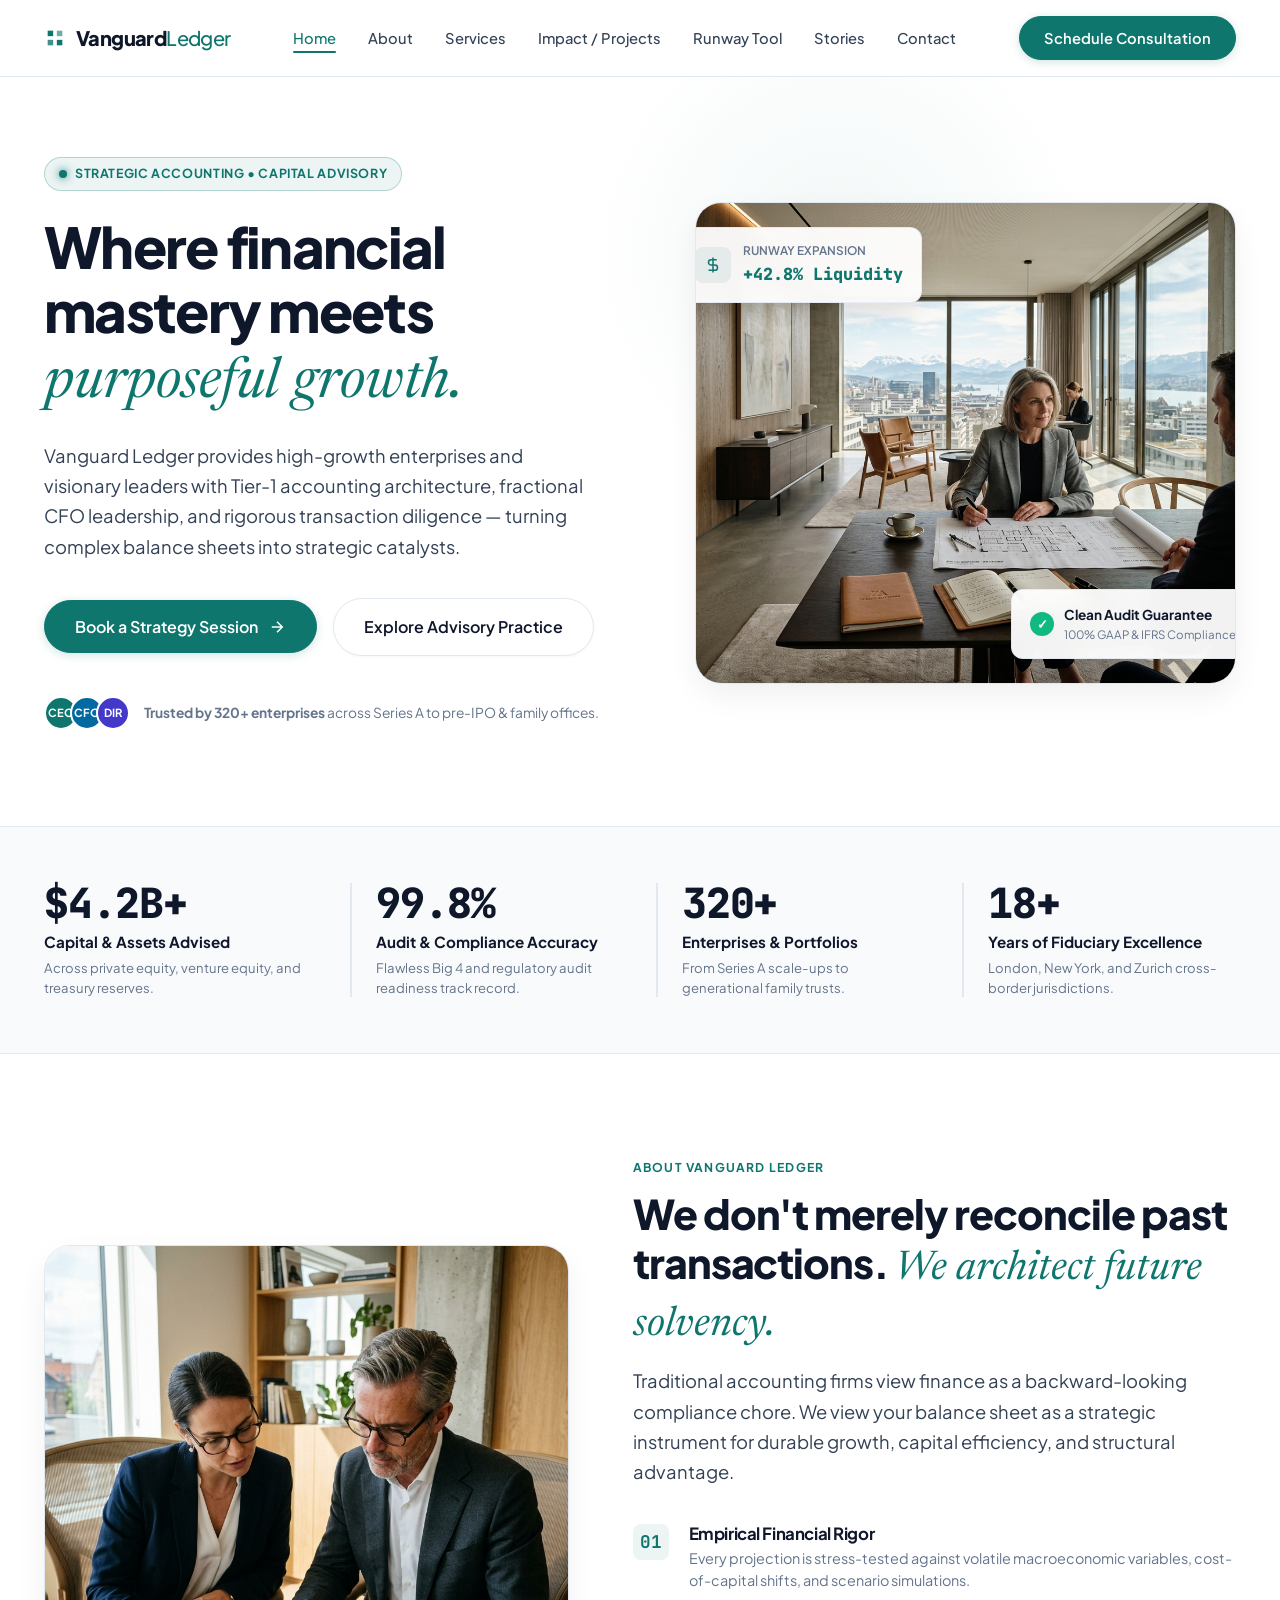
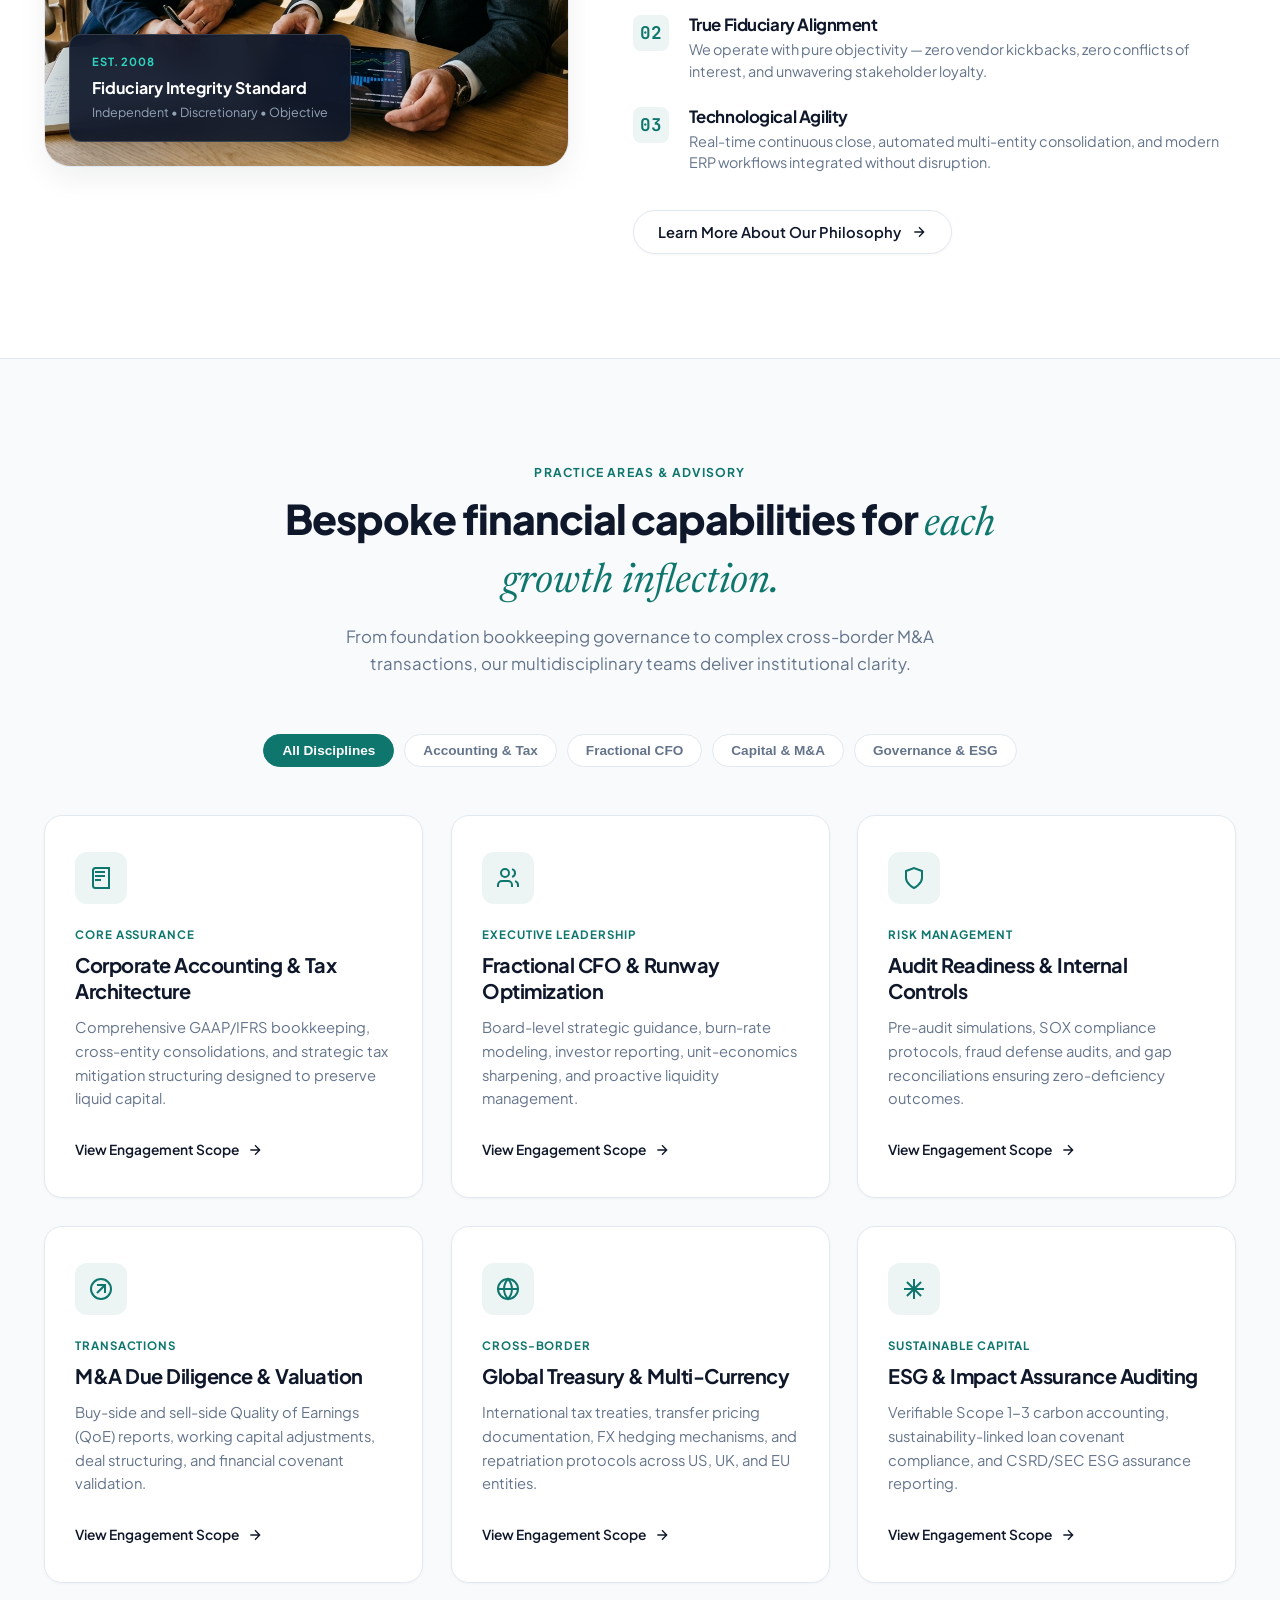
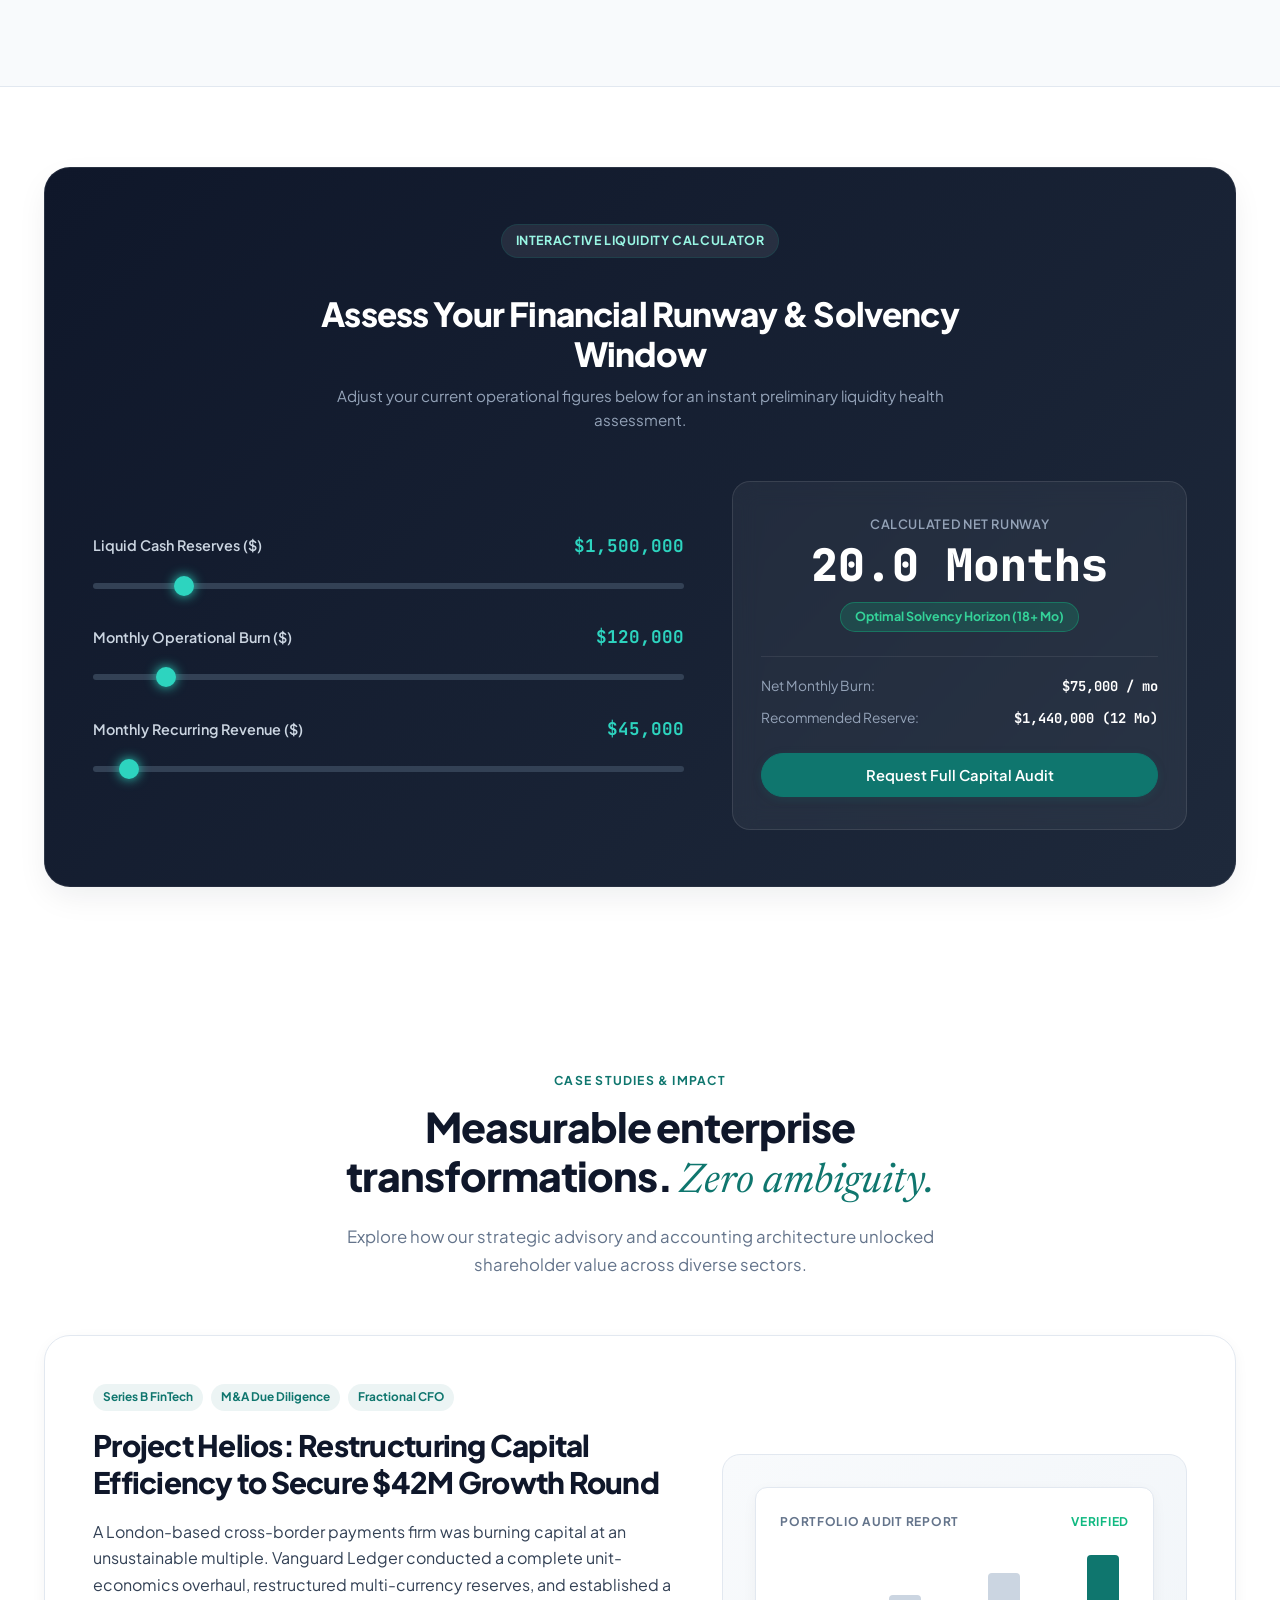
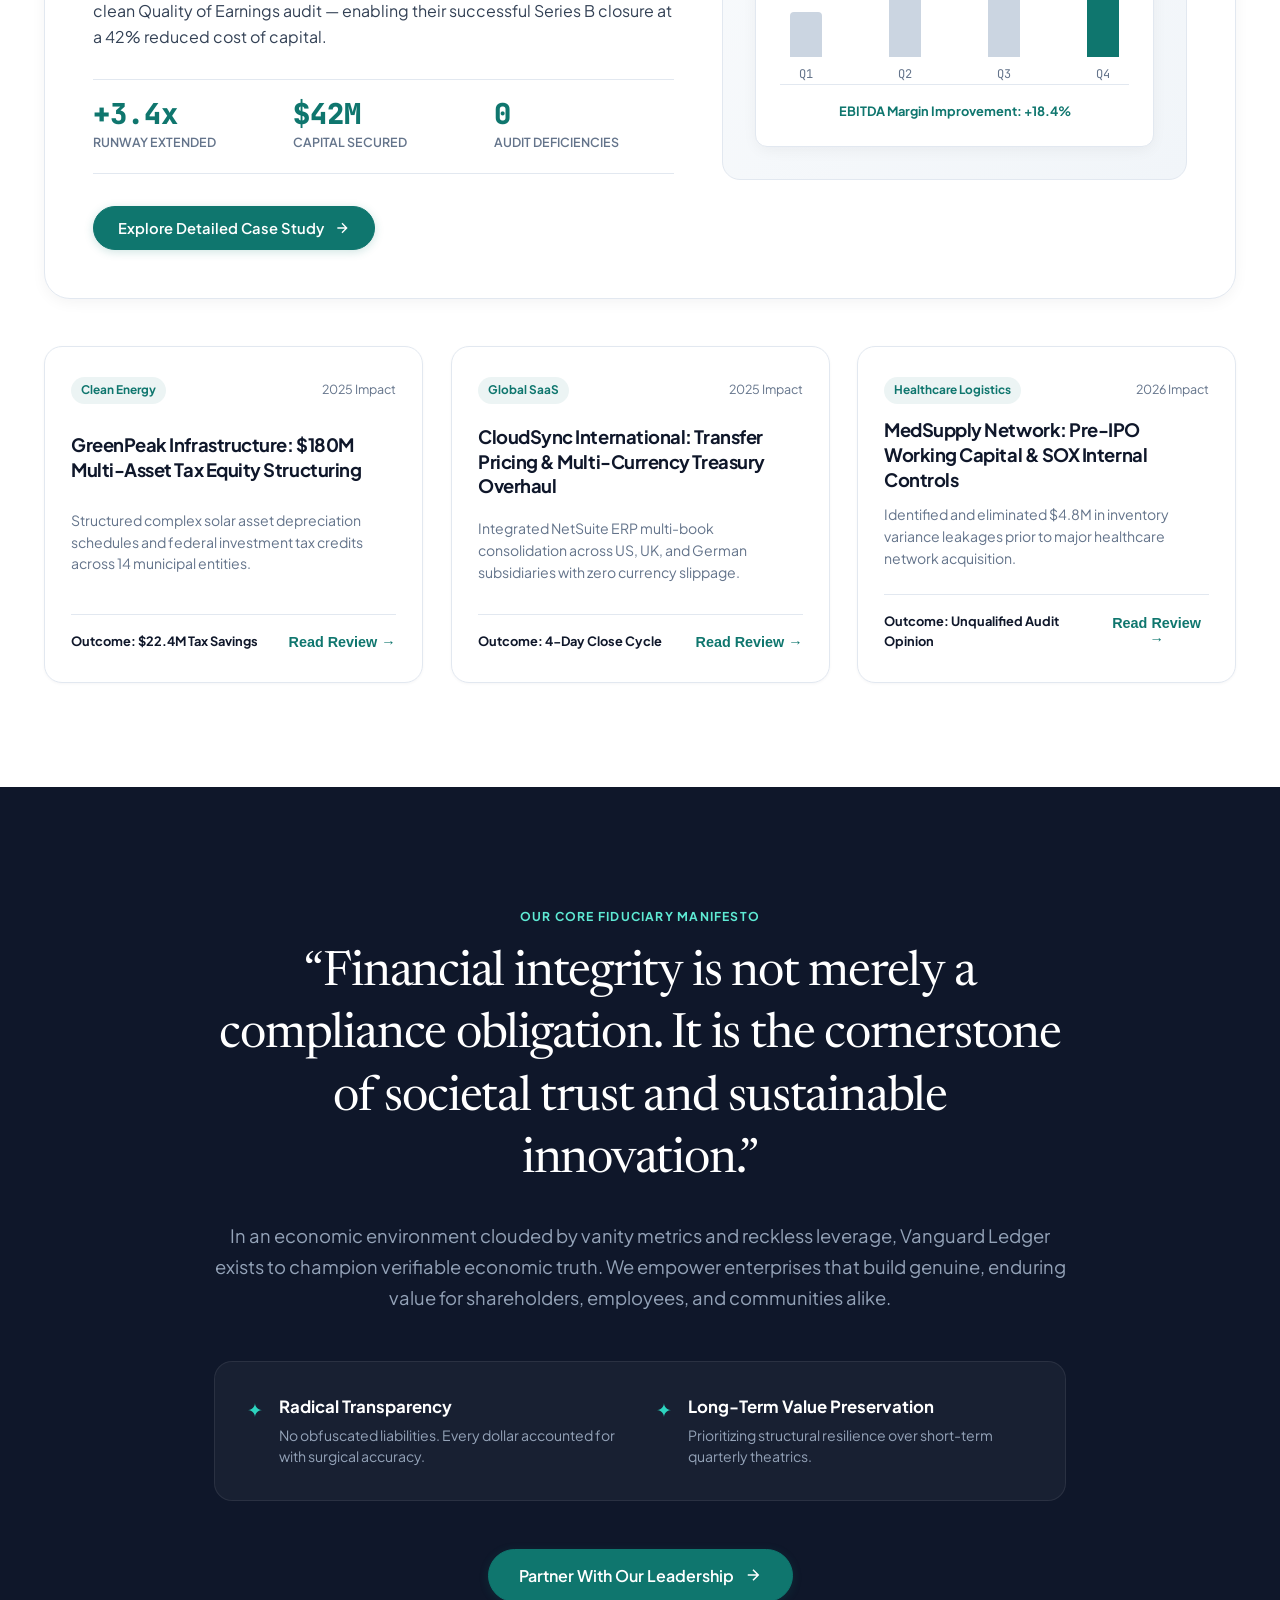
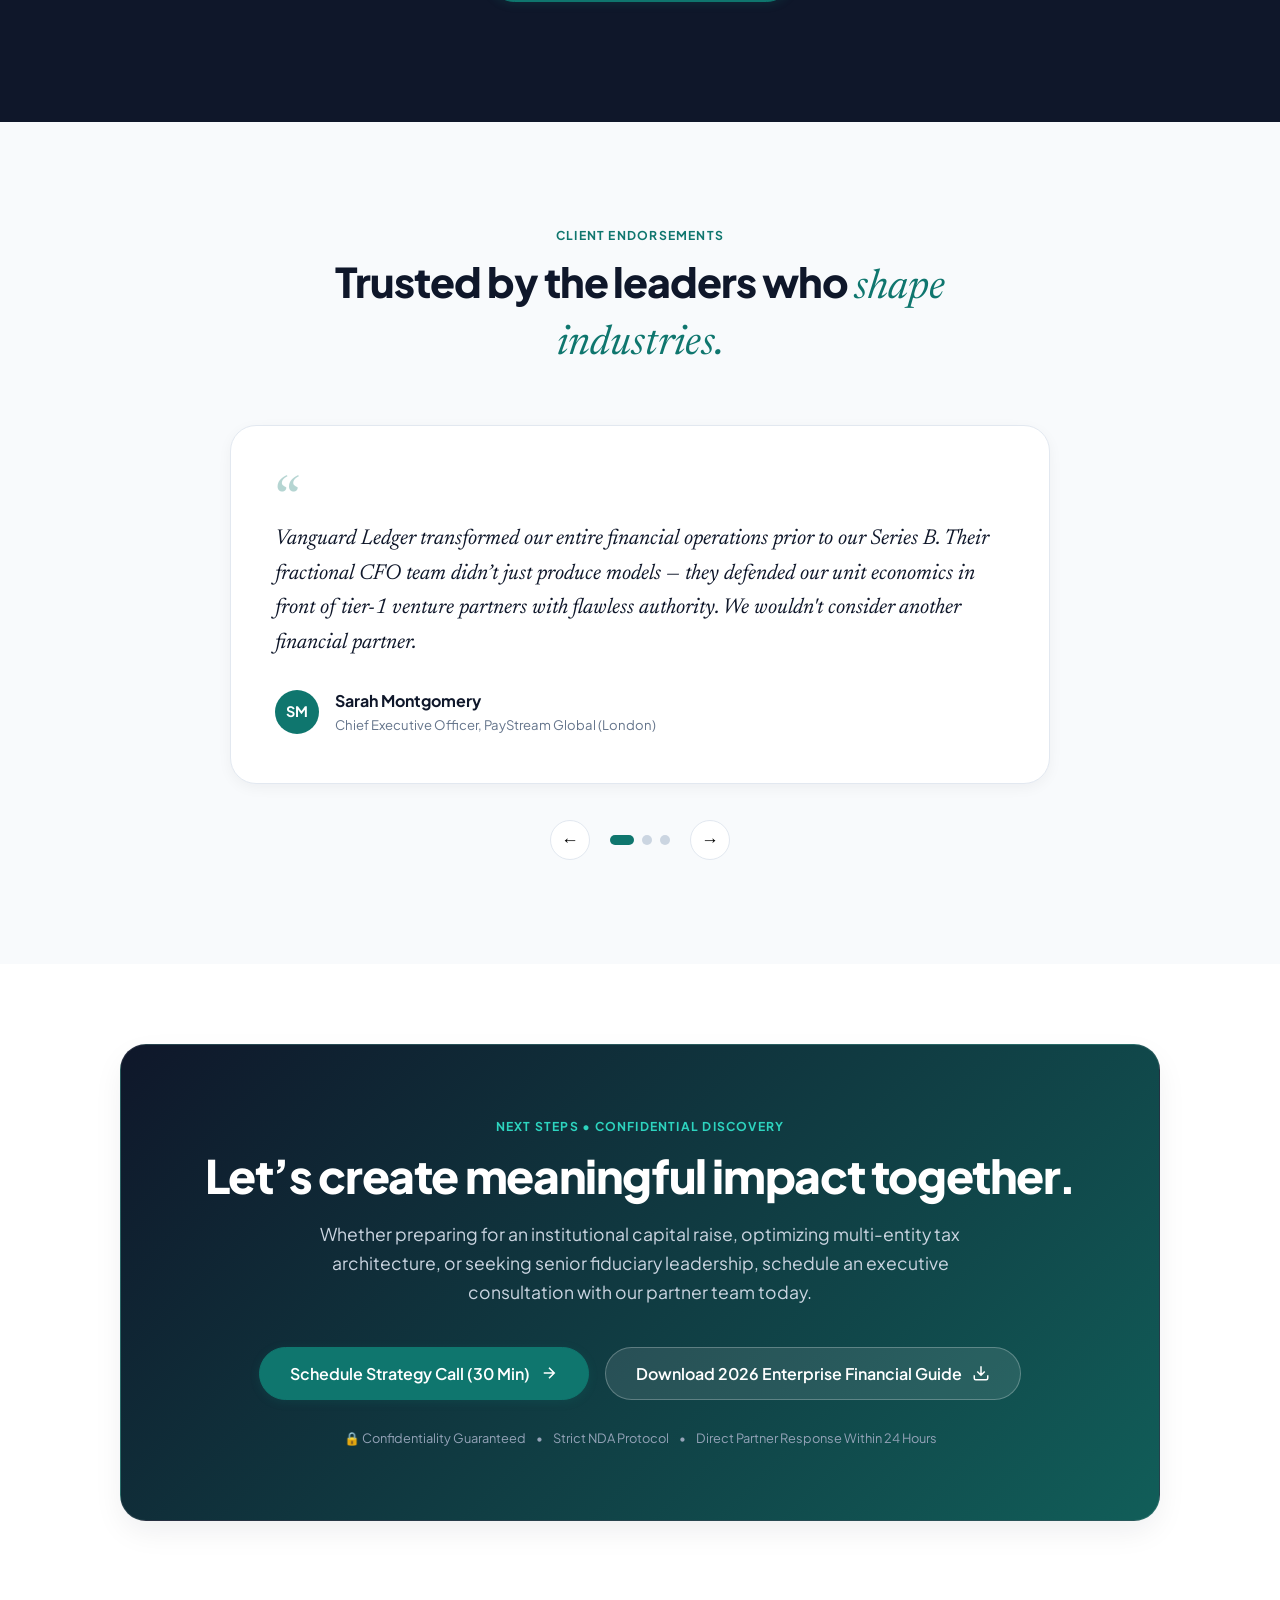
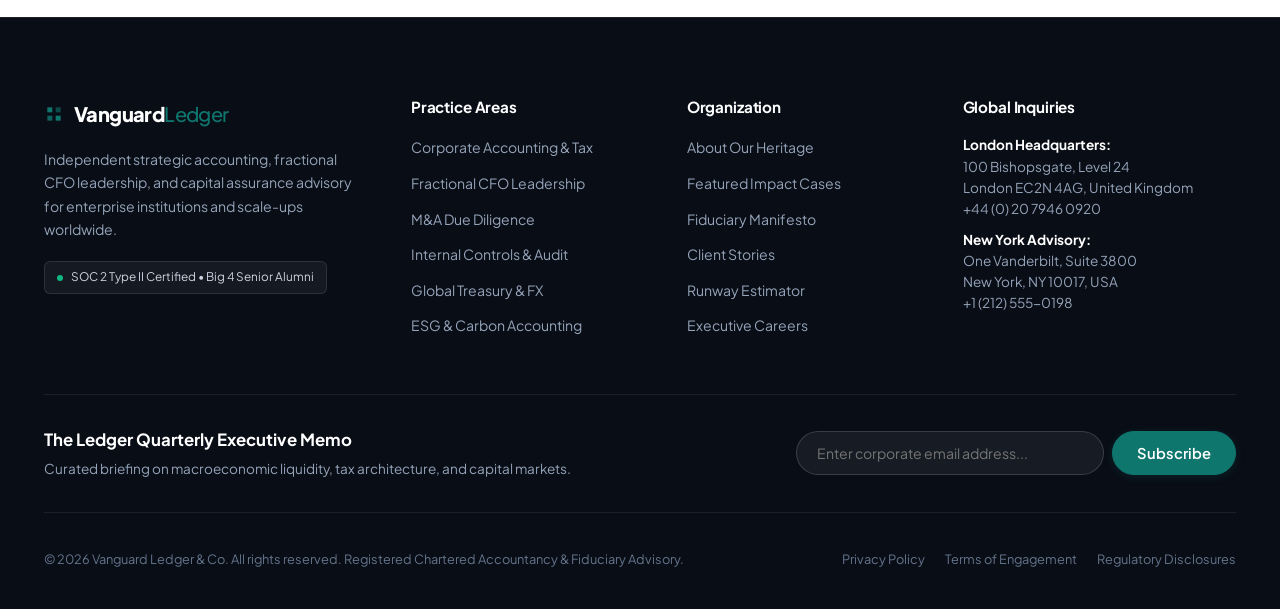
<file: business_website/index.html>
<!DOCTYPE html>
<html lang="en">
<head>
  <meta charset="UTF-8">
  <meta name="viewport" content="width=device-width, initial-scale=1.0">
  <title>Vanguard Ledger & Co. | Strategic Accounting & Capital Advisory</title>
  <meta name="description" content="Contemporary financial architecture, corporate accounting, fractional CFO leadership, and impact diligence for high-growth enterprises and visionary leaders.">

  <!-- Google Fonts: Plus Jakarta Sans (Modern Sans) & Newsreader (Editorial Serif) -->
  <link rel="preconnect" href="https://fonts.googleapis.com">
  <link rel="preconnect" href="https://fonts.gstatic.com" crossorigin>
  <link href="https://fonts.googleapis.com/css2?family=Newsreader:ital,opsz,wght@0,6..72,400;0,6..72,500;0,6..72,600;1,6..72,400&family=Plus+Jakarta+Sans:wght@400;500;600;700;800&family=JetBrains+Mono:wght@400;500;600&display=swap" rel="stylesheet">

  <link rel="stylesheet" href="style.css">
</head>
<body>

  <!-- ================= HEADER / STICKY NAVIGATION ================= -->
  <header class="site-header" id="site-header">
    <div class="nav-container">
      <a href="#hero" class="brand-logo" aria-label="Vanguard Ledger Home">
        <span class="logo-mark">
          <svg width="22" height="22" viewBox="0 0 24 24" fill="none" xmlns="http://www.w3.org/2000/svg">
            <path d="M4 4H10V10H4V4Z" fill="#0f766e"/>
            <path d="M14 4H20V10H14V4Z" fill="#0f766e" fill-opacity="0.6"/>
            <path d="M4 14H10V20H4V14Z" fill="#0f766e" fill-opacity="0.8"/>
            <path d="M14 14H20V20H14V14Z" fill="#0f766e"/>
          </svg>
        </span>
        <span class="logo-text">Vanguard<span class="logo-accent">Ledger</span></span>
      </a>

      <nav class="main-nav" id="main-nav">
        <ul class="nav-list">
          <li><a href="#hero" class="nav-link active">Home</a></li>
          <li><a href="#about" class="nav-link">About</a></li>
          <li><a href="#services" class="nav-link">Services</a></li>
          <li><a href="#impact" class="nav-link">Impact / Projects</a></li>
          <li><a href="#estimator" class="nav-link">Runway Tool</a></li>
          <li><a href="#testimonials" class="nav-link">Stories</a></li>
          <li><a href="#contact" class="nav-link">Contact</a></li>
        </ul>
      </nav>

      <div class="nav-actions">
        <button class="btn btn-primary nav-cta" id="open-consultation-btn">Schedule Consultation</button>
        <button class="mobile-menu-toggle" id="mobile-toggle" aria-label="Toggle mobile menu">
          <span></span>
          <span></span>
          <span></span>
        </button>
      </div>
    </div>
  </header>

  <!-- Mobile Drawer Navigation -->
  <div class="mobile-drawer" id="mobile-drawer">
    <div class="drawer-header">
      <div class="logo-text">Vanguard<span class="logo-accent">Ledger</span></div>
      <button class="drawer-close" id="drawer-close" aria-label="Close menu">&times;</button>
    </div>
    <ul class="drawer-links">
      <li><a href="#hero" class="drawer-link">Home</a></li>
      <li><a href="#about" class="drawer-link">About</a></li>
      <li><a href="#services" class="drawer-link">Services</a></li>
      <li><a href="#impact" class="drawer-link">Impact / Projects</a></li>
      <li><a href="#estimator" class="drawer-link">Runway Tool</a></li>
      <li><a href="#testimonials" class="drawer-link">Stories</a></li>
      <li><a href="#contact" class="drawer-link">Contact</a></li>
    </ul>
    <div class="drawer-footer">
      <button class="btn btn-primary btn-block" id="mobile-consult-btn">Schedule Consultation</button>
      <div class="drawer-contact-info">
        <p>Direct Inquiries: advisory@vanguardledger.com</p>
        <p>London • New York • Zurich</p>
      </div>
    </div>
  </div>

  <main>
    <!-- ================= HERO SECTION ================= -->
    <section class="hero-section" id="hero">
      <div class="container hero-container">
        
        <div class="hero-content">
          <div class="eyebrow-pill">
            <span class="pulse-dot"></span>
            <span>STRATEGIC ACCOUNTING &bull; CAPITAL ADVISORY</span>
          </div>

          <h1 class="hero-headline">
            Where financial mastery meets <span class="editorial-emphasis">purposeful growth.</span>
          </h1>

          <p class="hero-description">
            Vanguard Ledger provides high-growth enterprises and visionary leaders with Tier-1 accounting architecture, fractional CFO leadership, and rigorous transaction diligence — turning complex balance sheets into strategic catalysts.
          </p>

          <div class="hero-cta-group">
            <button class="btn btn-primary btn-lg" id="hero-book-btn">
              <span>Book a Strategy Session</span>
              <svg width="18" height="18" viewBox="0 0 24 24" fill="none" stroke="currentColor" stroke-width="2"><path d="M5 12h14M12 5l7 7-7 7"/></svg>
            </button>
            <a href="#services" class="btn btn-secondary btn-lg">
              <span>Explore Advisory Practice</span>
            </a>
          </div>

          <div class="hero-social-proof">
            <div class="avatar-stack">
              <span class="avatar-bubble" style="background:#0f766e;">CEO</span>
              <span class="avatar-bubble" style="background:#0369a1;">CFO</span>
              <span class="avatar-bubble" style="background:#4338ca;">DIR</span>
            </div>
            <div class="proof-text">
              <strong>Trusted by 320+ enterprises</strong> across Series A to pre-IPO & family offices.
            </div>
          </div>
        </div>

        <div class="hero-visual-wrapper">
          <div class="hero-image-frame">
            <img src="assets/img/hero.jpg" alt="Executive financial advisory meeting overlooking modern cityscape" class="hero-main-img">
            
            <!-- Floating Data Widgets -->
            <div class="floating-stat-card card-top-left">
              <div class="stat-icon-wrap">
                <svg width="18" height="18" viewBox="0 0 24 24" fill="none" stroke="#0f766e" stroke-width="2"><path d="M12 2v20M17 5H9.5a3.5 3.5 0 0 0 0 7h5a3.5 3.5 0 0 1 0 7H6"/></svg>
              </div>
              <div>
                <div class="stat-card-label">Runway Expansion</div>
                <div class="stat-card-value">+42.8% Liquidity</div>
              </div>
            </div>

            <div class="floating-stat-card card-bottom-right">
              <div class="seal-badge">
                <span class="seal-check">✓</span>
                <div>
                  <div class="seal-title">Clean Audit Guarantee</div>
                  <div class="seal-sub">100% GAAP & IFRS Compliance</div>
                </div>
              </div>
            </div>
          </div>
        </div>

      </div>

      <!-- Subtle Decorative Background Mesh -->
      <div class="hero-bg-accent" aria-hidden="true"></div>
    </section>

    <!-- ================= TRUST / IMPACT STRIP ================= -->
    <section class="trust-strip-section" id="trust">
      <div class="container">
        <div class="trust-grid">
          
          <div class="trust-item">
            <div class="trust-number" data-target="4.2">$4.2B+</div>
            <div class="trust-label">Capital & Assets Advised</div>
            <p class="trust-sub">Across private equity, venture equity, and treasury reserves.</p>
          </div>

          <div class="trust-item">
            <div class="trust-number" data-target="99.8">99.8%</div>
            <div class="trust-label">Audit & Compliance Accuracy</div>
            <p class="trust-sub">Flawless Big 4 and regulatory audit readiness track record.</p>
          </div>

          <div class="trust-item">
            <div class="trust-number" data-target="320">320+</div>
            <div class="trust-label">Enterprises & Portfolios</div>
            <p class="trust-sub">From Series A scale-ups to generational family trusts.</p>
          </div>

          <div class="trust-item">
            <div class="trust-number" data-target="18">18+</div>
            <div class="trust-label">Years of Fiduciary Excellence</div>
            <p class="trust-sub">London, New York, and Zurich cross-border jurisdictions.</p>
          </div>

        </div>
      </div>
    </section>

    <!-- ================= ABOUT SECTION ================= -->
    <section class="about-section" id="about">
      <div class="container about-container">
        
        <div class="about-visual-side">
          <div class="about-img-frame">
            <img src="assets/img/about.jpg" alt="Vanguard Ledger directors conducting precision strategic audit" class="about-main-img">
            <div class="about-floating-seal">
              <span class="badge-year">EST. 2008</span>
              <strong>Fiduciary Integrity Standard</strong>
              <p>Independent &bull; Discretionary &bull; Objective</p>
            </div>
          </div>
        </div>

        <div class="about-text-side">
          <div class="section-eyebrow">ABOUT VANGUARD LEDGER</div>
          <h2 class="section-heading">
            We don't merely reconcile past transactions. <span class="editorial-emphasis">We architect future solvency.</span>
          </h2>
          <p class="section-lead">
            Traditional accounting firms view finance as a backward-looking compliance chore. We view your balance sheet as a strategic instrument for durable growth, capital efficiency, and structural advantage.
          </p>

          <div class="about-story-points">
            <div class="story-point">
              <div class="point-number">01</div>
              <div class="point-content">
                <h3>Empirical Financial Rigor</h3>
                <p>Every projection is stress-tested against volatile macroeconomic variables, cost-of-capital shifts, and scenario simulations.</p>
              </div>
            </div>

            <div class="story-point">
              <div class="point-number">02</div>
              <div class="point-content">
                <h3>True Fiduciary Alignment</h3>
                <p>We operate with pure objectivity — zero vendor kickbacks, zero conflicts of interest, and unwavering stakeholder loyalty.</p>
              </div>
            </div>

            <div class="story-point">
              <div class="point-number">03</div>
              <div class="point-content">
                <h3>Technological Agility</h3>
                <p>Real-time continuous close, automated multi-entity consolidation, and modern ERP workflows integrated without disruption.</p>
              </div>
            </div>
          </div>

          <div class="about-cta-wrapper">
            <button class="btn btn-secondary" id="about-learn-more-btn">
              <span>Learn More About Our Philosophy</span>
              <svg width="16" height="16" viewBox="0 0 24 24" fill="none" stroke="currentColor" stroke-width="2"><path d="M5 12h14M12 5l7 7-7 7"/></svg>
            </button>
          </div>
        </div>

      </div>
    </section>

    <!-- ================= SERVICES / WHAT WE DO ================= -->
    <section class="services-section" id="services">
      <div class="container">
        
        <div class="section-header-centered">
          <div class="section-eyebrow">PRACTICE AREAS & ADVISORY</div>
          <h2 class="section-heading">
            Bespoke financial capabilities for <span class="editorial-emphasis">each growth inflection.</span>
          </h2>
          <p class="section-subtitle">
            From foundation bookkeeping governance to complex cross-border M&A transactions, our multidisciplinary teams deliver institutional clarity.
          </p>
        </div>

        <!-- Filter Tabs -->
        <div class="service-filters" id="service-filters">
          <button class="filter-tab active" data-filter="all">All Disciplines</button>
          <button class="filter-tab" data-filter="accounting">Accounting & Tax</button>
          <button class="filter-tab" data-filter="cfo">Fractional CFO</button>
          <button class="filter-tab" data-filter="capital">Capital & M&A</button>
          <button class="filter-tab" data-filter="governance">Governance & ESG</button>
        </div>

        <!-- Services Cards Grid -->
        <div class="services-grid">
          
          <!-- Card 1 -->
          <div class="service-card" data-category="accounting">
            <div class="card-icon-bubble">
              <svg width="24" height="24" viewBox="0 0 24 24" fill="none" stroke="#0f766e" stroke-width="2"><path d="M4 19.5v-15A2.5 2.5 0 0 1 6.5 2H20v20H6.5a2.5 2.5 0 0 1-2.5-2.5Z"/><path d="M6 6h10M6 10h10M6 14h6"/></svg>
            </div>
            <div class="service-category-tag">CORE ASSURANCE</div>
            <h3 class="service-title">Corporate Accounting & Tax Architecture</h3>
            <p class="service-desc">
              Comprehensive GAAP/IFRS bookkeeping, cross-entity consolidations, and strategic tax mitigation structuring designed to preserve liquid capital.
            </p>
            <div class="service-link">
              <span>View Engagement Scope</span>
              <svg width="16" height="16" viewBox="0 0 24 24" fill="none" stroke="currentColor" stroke-width="2"><path d="M5 12h14M12 5l7 7-7 7"/></svg>
            </div>
          </div>

          <!-- Card 2 -->
          <div class="service-card" data-category="cfo">
            <div class="card-icon-bubble">
              <svg width="24" height="24" viewBox="0 0 24 24" fill="none" stroke="#0f766e" stroke-width="2"><path d="M16 21v-2a4 4 0 0 0-4-4H6a4 4 0 0 0-4 4v2"/><circle cx="9" cy="7" r="4"/><path d="M22 21v-2a4 4 0 0 0-3-3.87"/><path d="M16 3.13a4 4 0 0 1 0 7.75"/></svg>
            </div>
            <div class="service-category-tag">EXECUTIVE LEADERSHIP</div>
            <h3 class="service-title">Fractional CFO & Runway Optimization</h3>
            <p class="service-desc">
              Board-level strategic guidance, burn-rate modeling, investor reporting, unit-economics sharpening, and proactive liquidity management.
            </p>
            <div class="service-link">
              <span>View Engagement Scope</span>
              <svg width="16" height="16" viewBox="0 0 24 24" fill="none" stroke="currentColor" stroke-width="2"><path d="M5 12h14M12 5l7 7-7 7"/></svg>
            </div>
          </div>

          <!-- Card 3 -->
          <div class="service-card" data-category="governance">
            <div class="card-icon-bubble">
              <svg width="24" height="24" viewBox="0 0 24 24" fill="none" stroke="#0f766e" stroke-width="2"><path d="M12 22s8-4 8-10V5l-8-3-8 3v7c0 6 8 10 8 10z"/></svg>
            </div>
            <div class="service-category-tag">RISK MANAGEMENT</div>
            <h3 class="service-title">Audit Readiness & Internal Controls</h3>
            <p class="service-desc">
              Pre-audit simulations, SOX compliance protocols, fraud defense audits, and gap reconciliations ensuring zero-deficiency outcomes.
            </p>
            <div class="service-link">
              <span>View Engagement Scope</span>
              <svg width="16" height="16" viewBox="0 0 24 24" fill="none" stroke="currentColor" stroke-width="2"><path d="M5 12h14M12 5l7 7-7 7"/></svg>
            </div>
          </div>

          <!-- Card 4 -->
          <div class="service-card" data-category="capital">
            <div class="card-icon-bubble">
              <svg width="24" height="24" viewBox="0 0 24 24" fill="none" stroke="#0f766e" stroke-width="2"><circle cx="12" cy="12" r="10"/><path d="M16 8l-8 8M8 8h8v8"/></svg>
            </div>
            <div class="service-category-tag">TRANSACTIONS</div>
            <h3 class="service-title">M&A Due Diligence & Valuation</h3>
            <p class="service-desc">
              Buy-side and sell-side Quality of Earnings (QoE) reports, working capital adjustments, deal structuring, and financial covenant validation.
            </p>
            <div class="service-link">
              <span>View Engagement Scope</span>
              <svg width="16" height="16" viewBox="0 0 24 24" fill="none" stroke="currentColor" stroke-width="2"><path d="M5 12h14M12 5l7 7-7 7"/></svg>
            </div>
          </div>

          <!-- Card 5 -->
          <div class="service-card" data-category="accounting">
            <div class="card-icon-bubble">
              <svg width="24" height="24" viewBox="0 0 24 24" fill="none" stroke="#0f766e" stroke-width="2"><circle cx="12" cy="12" r="10"/><line x1="2" y1="12" x2="22" y2="12"/><path d="M12 2a15.3 15.3 0 0 1 4 10 15.3 15.3 0 0 1-4 10 15.3 15.3 0 0 1-4-10 15.3 15.3 0 0 1 4-10z"/></svg>
            </div>
            <div class="service-category-tag">CROSS-BORDER</div>
            <h3 class="service-title">Global Treasury & Multi-Currency</h3>
            <p class="service-desc">
              International tax treaties, transfer pricing documentation, FX hedging mechanisms, and repatriation protocols across US, UK, and EU entities.
            </p>
            <div class="service-link">
              <span>View Engagement Scope</span>
              <svg width="16" height="16" viewBox="0 0 24 24" fill="none" stroke="currentColor" stroke-width="2"><path d="M5 12h14M12 5l7 7-7 7"/></svg>
            </div>
          </div>

          <!-- Card 6 -->
          <div class="service-card" data-category="governance">
            <div class="card-icon-bubble">
              <svg width="24" height="24" viewBox="0 0 24 24" fill="none" stroke="#0f766e" stroke-width="2"><path d="M12 2v20M2 12h20M4.93 4.93l14.14 14.14M19.07 4.93L4.93 19.07"/></svg>
            </div>
            <div class="service-category-tag">SUSTAINABLE CAPITAL</div>
            <h3 class="service-title">ESG & Impact Assurance Auditing</h3>
            <p class="service-desc">
              Verifiable Scope 1-3 carbon accounting, sustainability-linked loan covenant compliance, and CSRD/SEC ESG assurance reporting.
            </p>
            <div class="service-link">
              <span>View Engagement Scope</span>
              <svg width="16" height="16" viewBox="0 0 24 24" fill="none" stroke="currentColor" stroke-width="2"><path d="M5 12h14M12 5l7 7-7 7"/></svg>
            </div>
          </div>

        </div>

      </div>
    </section>

    <!-- ================= INTERACTIVE RUNWAY ESTIMATOR ================= -->
    <section class="estimator-section" id="estimator">
      <div class="container">
        
        <div class="estimator-box">
          <div class="estimator-header">
            <div class="eyebrow-pill" style="background: rgba(255,255,255,0.08); color: #99f6e4;">
              <span>INTERACTIVE LIQUIDITY CALCULATOR</span>
            </div>
            <h2 class="estimator-title">Assess Your Financial Runway & Solvency Window</h2>
            <p class="estimator-subtitle">
              Adjust your current operational figures below for an instant preliminary liquidity health assessment.
            </p>
          </div>

          <div class="estimator-body">
            <div class="calculator-inputs">
              
              <div class="input-field-group">
                <div class="input-label-row">
                  <label for="cash-reserves">Liquid Cash Reserves ($)</label>
                  <span class="input-display" id="display-cash">$1,500,000</span>
                </div>
                <input type="range" id="cash-reserves" min="100000" max="10000000" step="50000" value="1500000" class="custom-slider">
              </div>

              <div class="input-field-group">
                <div class="input-label-row">
                  <label for="monthly-burn">Monthly Operational Burn ($)</label>
                  <span class="input-display" id="display-burn">$120,000</span>
                </div>
                <input type="range" id="monthly-burn" min="10000" max="1000000" step="10000" value="120000" class="custom-slider">
              </div>

              <div class="input-field-group">
                <div class="input-label-row">
                  <label for="monthly-revenue">Monthly Recurring Revenue ($)</label>
                  <span class="input-display" id="display-revenue">$45,000</span>
                </div>
                <input type="range" id="monthly-revenue" min="0" max="1000000" step="5000" value="45000" class="custom-slider">
              </div>

            </div>

            <div class="calculator-results">
              <div class="results-card">
                <div class="result-label">Calculated Net Runway</div>
                <div class="result-number" id="result-runway">20.0 Months</div>
                <div class="result-status-pill status-healthy" id="result-status">Healthy Solvency Horizon</div>
                
                <div class="result-breakdown">
                  <div class="breakdown-row">
                    <span>Net Monthly Burn:</span>
                    <strong id="result-net-burn">$75,000 / mo</strong>
                  </div>
                  <div class="breakdown-row">
                    <span>Recommended Reserve:</span>
                    <strong id="result-target-reserve">$900,000 (12 Mo)</strong>
                  </div>
                </div>

                <button class="btn btn-primary btn-block" id="calc-cta-btn">
                  <span>Request Full Capital Audit</span>
                </button>
              </div>
            </div>
          </div>

        </div>

      </div>
    </section>

    <!-- ================= FEATURED IMPACT / PROJECTS ================= -->
    <section class="impact-section" id="impact">
      <div class="container">
        
        <div class="section-header-centered">
          <div class="section-eyebrow">CASE STUDIES & IMPACT</div>
          <h2 class="section-heading">
            Measurable enterprise transformations. <span class="editorial-emphasis">Zero ambiguity.</span>
          </h2>
          <p class="section-subtitle">
            Explore how our strategic advisory and accounting architecture unlocked shareholder value across diverse sectors.
          </p>
        </div>

        <!-- Hero Spotlight Case Study Card -->
        <div class="spotlight-project-card">
          <div class="spotlight-content">
            <div class="project-tags">
              <span class="tag-pill">Series B FinTech</span>
              <span class="tag-pill">M&A Due Diligence</span>
              <span class="tag-pill">Fractional CFO</span>
            </div>
            <h3 class="spotlight-title">Project Helios: Restructuring Capital Efficiency to Secure $42M Growth Round</h3>
            <p class="spotlight-desc">
              A London-based cross-border payments firm was burning capital at an unsustainable multiple. Vanguard Ledger conducted a complete unit-economics overhaul, restructured multi-currency reserves, and established a clean Quality of Earnings audit — enabling their successful Series B closure at a 42% reduced cost of capital.
            </p>

            <div class="spotlight-metrics-grid">
              <div class="metric-block">
                <div class="metric-val">+3.4x</div>
                <div class="metric-lbl">Runway Extended</div>
              </div>
              <div class="metric-block">
                <div class="metric-val">$42M</div>
                <div class="metric-lbl">Capital Secured</div>
              </div>
              <div class="metric-block">
                <div class="metric-val">0</div>
                <div class="metric-lbl">Audit Deficiencies</div>
              </div>
            </div>

            <button class="btn btn-primary" onclick="openCaseModal('helios')">
              <span>Explore Detailed Case Study</span>
              <svg width="16" height="16" viewBox="0 0 24 24" fill="none" stroke="currentColor" stroke-width="2"><path d="M5 12h14M12 5l7 7-7 7"/></svg>
            </button>
          </div>

          <div class="spotlight-visual">
            <div class="visual-inner-card">
              <div class="inner-header">
                <span>PORTFOLIO AUDIT REPORT</span>
                <span class="live-tag">VERIFIED</span>
              </div>
              <div class="chart-bars-mock">
                <div class="bar-col"><div class="bar-fill" style="height: 35%;"></div><span>Q1</span></div>
                <div class="bar-col"><div class="bar-fill" style="height: 48%;"></div><span>Q2</span></div>
                <div class="bar-col"><div class="bar-fill" style="height: 65%;"></div><span>Q3</span></div>
                <div class="bar-col"><div class="bar-fill accent" style="height: 94%;"></div><span>Q4</span></div>
              </div>
              <div class="metric-caption">EBITDA Margin Improvement: +18.4%</div>
            </div>
          </div>
        </div>

        <!-- 3 Secondary Case Studies Grid -->
        <div class="projects-grid">
          
          <div class="project-card">
            <div class="project-card-header">
              <span class="tag-pill">Clean Energy</span>
              <span class="card-date">2025 Impact</span>
            </div>
            <h4 class="project-card-title">GreenPeak Infrastructure: $180M Multi-Asset Tax Equity Structuring</h4>
            <p class="project-card-desc">
              Structured complex solar asset depreciation schedules and federal investment tax credits across 14 municipal entities.
            </p>
            <div class="project-card-footer">
              <span class="key-outcome">Outcome: $22.4M Tax Savings</span>
              <button class="text-link" onclick="openCaseModal('greenpeak')">Read Review &rarr;</button>
            </div>
          </div>

          <div class="project-card">
            <div class="project-card-header">
              <span class="tag-pill">Global SaaS</span>
              <span class="card-date">2025 Impact</span>
            </div>
            <h4 class="project-card-title">CloudSync International: Transfer Pricing & Multi-Currency Treasury Overhaul</h4>
            <p class="project-card-desc">
              Integrated NetSuite ERP multi-book consolidation across US, UK, and German subsidiaries with zero currency slippage.
            </p>
            <div class="project-card-footer">
              <span class="key-outcome">Outcome: 4-Day Close Cycle</span>
              <button class="text-link" onclick="openCaseModal('cloudsync')">Read Review &rarr;</button>
            </div>
          </div>

          <div class="project-card">
            <div class="project-card-header">
              <span class="tag-pill">Healthcare Logistics</span>
              <span class="card-date">2026 Impact</span>
            </div>
            <h4 class="project-card-title">MedSupply Network: Pre-IPO Working Capital & SOX Internal Controls</h4>
            <p class="project-card-desc">
              Identified and eliminated $4.8M in inventory variance leakages prior to major healthcare network acquisition.
            </p>
            <div class="project-card-footer">
              <span class="key-outcome">Outcome: Unqualified Audit Opinion</span>
              <button class="text-link" onclick="openCaseModal('medsupply')">Read Review &rarr;</button>
            </div>
          </div>

        </div>

      </div>
    </section>

    <!-- ================= MISSION SECTION ================= -->
    <section class="mission-section" id="mission">
      <div class="container mission-container">
        <div class="mission-content">
          <div class="section-eyebrow" style="color: #5eead4;">OUR CORE FIDUCIARY MANIFESTO</div>
          <h2 class="mission-statement">
            “Financial integrity is not merely a compliance obligation. It is the cornerstone of societal trust and sustainable innovation.”
          </h2>
          <p class="mission-paragraph">
            In an economic environment clouded by vanity metrics and reckless leverage, Vanguard Ledger exists to champion verifiable economic truth. We empower enterprises that build genuine, enduring value for shareholders, employees, and communities alike.
          </p>

          <div class="mission-tenets-grid">
            <div class="tenet-item">
              <div class="tenet-icon">✦</div>
              <div>
                <strong>Radical Transparency</strong>
                <p>No obfuscated liabilities. Every dollar accounted for with surgical accuracy.</p>
              </div>
            </div>

            <div class="tenet-item">
              <div class="tenet-icon">✦</div>
              <div>
                <strong>Long-Term Value Preservation</strong>
                <p>Prioritizing structural resilience over short-term quarterly theatrics.</p>
              </div>
            </div>
          </div>

          <button class="btn btn-primary btn-lg" id="mission-cta-btn">
            <span>Partner With Our Leadership</span>
            <svg width="18" height="18" viewBox="0 0 24 24" fill="none" stroke="currentColor" stroke-width="2"><path d="M5 12h14M12 5l7 7-7 7"/></svg>
          </button>
        </div>
      </div>
    </section>

    <!-- ================= TESTIMONIALS / STORIES ================= -->
    <section class="testimonials-section" id="testimonials">
      <div class="container">
        
        <div class="section-header-centered">
          <div class="section-eyebrow">CLIENT ENDORSEMENTS</div>
          <h2 class="section-heading">
            Trusted by the leaders who <span class="editorial-emphasis">shape industries.</span>
          </h2>
        </div>

        <div class="testimonial-slider-container">
          <div class="testimonial-card active" id="testimonial-1">
            <div class="quote-mark">“</div>
            <blockquote class="testimonial-quote">
              Vanguard Ledger transformed our entire financial operations prior to our Series B. Their fractional CFO team didn’t just produce models — they defended our unit economics in front of tier-1 venture partners with flawless authority. We wouldn't consider another financial partner.
            </blockquote>
            <div class="testimonial-author">
              <div class="author-avatar" style="background: #0f766e;">SM</div>
              <div class="author-meta">
                <div class="author-name">Sarah Montgomery</div>
                <div class="author-title">Chief Executive Officer, PayStream Global (London)</div>
              </div>
            </div>
          </div>

          <div class="testimonial-card" id="testimonial-2">
            <div class="quote-mark">“</div>
            <blockquote class="testimonial-quote">
              When navigating a complex multi-jurisdiction acquisition, their M&A due diligence team uncovered critical working capital discrepancies that saved our consortium over $6.5M at closing. Their thoroughness is unmatched in modern advisory.
            </blockquote>
            <div class="testimonial-author">
              <div class="author-avatar" style="background: #0369a1;">HW</div>
              <div class="author-meta">
                <div class="author-name">Henrik Weiss</div>
                <div class="author-title">Managing Director, Alpine Horizon Capital (Zurich)</div>
              </div>
            </div>
          </div>

          <div class="testimonial-card" id="testimonial-3">
            <div class="quote-mark">“</div>
            <blockquote class="testimonial-quote">
              The level of discretion, technical depth, and strategic foresight Vanguard Ledger brings to our family office is beyond standard accounting. They are strategic counselors in the truest sense.
            </blockquote>
            <div class="testimonial-author">
              <div class="author-avatar" style="background: #4338ca;">ER</div>
              <div class="author-meta">
                <div class="author-name">Elena Rostova</div>
                <div class="author-title">Trustee & Principal, Rostova Legacy Trust (New York)</div>
              </div>
            </div>
          </div>
        </div>

        <!-- Slider Controls -->
        <div class="slider-controls">
          <button class="slider-btn prev" id="slider-prev" aria-label="Previous testimonial">&larr;</button>
          <div class="slider-dots" id="slider-dots">
            <span class="dot active" data-index="0"></span>
            <span class="dot" data-index="1"></span>
            <span class="dot" data-index="2"></span>
          </div>
          <button class="slider-btn next" id="slider-next" aria-label="Next testimonial">&rarr;</button>
        </div>

      </div>
    </section>

    <!-- ================= CALL TO ACTION (FULL WIDTH) ================= -->
    <section class="final-cta-section" id="contact">
      <div class="container final-cta-container">
        <div class="cta-inner-box">
          <div class="section-eyebrow" style="color: #2dd4bf;">NEXT STEPS &bull; CONFIDENTIAL DISCOVERY</div>
          <h2 class="cta-heading">
            Let’s create meaningful impact together.
          </h2>
          <p class="cta-paragraph">
            Whether preparing for an institutional capital raise, optimizing multi-entity tax architecture, or seeking senior fiduciary leadership, schedule an executive consultation with our partner team today.
          </p>

          <div class="cta-button-group">
            <button class="btn btn-primary btn-lg" id="cta-book-btn">
              <span>Schedule Strategy Call (30 Min)</span>
              <svg width="18" height="18" viewBox="0 0 24 24" fill="none" stroke="currentColor" stroke-width="2"><path d="M5 12h14M12 5l7 7-7 7"/></svg>
            </button>
            <button class="btn btn-secondary-light btn-lg" id="download-guide-btn">
              <span>Download 2026 Enterprise Financial Guide</span>
              <svg width="18" height="18" viewBox="0 0 24 24" fill="none" stroke="currentColor" stroke-width="2"><path d="M21 15v4a2 2 0 0 1-2 2H5a2 2 0 0 1-2-2v-4M7 10l5 5 5-5M12 15V3"/></svg>
            </button>
          </div>

          <div class="cta-trust-note">
            <span>🔒 Confidentiality Guaranteed</span>
            <span>&bull;</span>
            <span>Strict NDA Protocol</span>
            <span>&bull;</span>
            <span>Direct Partner Response Within 24 Hours</span>
          </div>
        </div>
      </div>
    </section>
  </main>

  <!-- ================= FOOTER ================= -->
  <footer class="site-footer">
    <div class="container">
      <div class="footer-top-grid">
        
        <div class="footer-brand-col">
          <a href="#hero" class="brand-logo">
            <span class="logo-mark">
              <svg width="20" height="20" viewBox="0 0 24 24" fill="none"><path d="M4 4H10V10H4V4Z" fill="#0f766e"/><path d="M14 4H20V10H14V4Z" fill="#0f766e" fill-opacity="0.6"/><path d="M4 14H10V20H4V14Z" fill="#0f766e" fill-opacity="0.8"/><path d="M14 14H20V20H14V14Z" fill="#0f766e"/></svg>
            </span>
            <span class="logo-text">Vanguard<span class="logo-accent">Ledger</span></span>
          </a>
          <p class="footer-bio">
            Independent strategic accounting, fractional CFO leadership, and capital assurance advisory for enterprise institutions and scale-ups worldwide.
          </p>
          <div class="soc-certification-badge">
            <span class="badge-dot"></span>
            <span>SOC 2 Type II Certified &bull; Big 4 Senior Alumni</span>
          </div>
        </div>

        <div class="footer-links-col">
          <h4>Practice Areas</h4>
          <ul>
            <li><a href="#services">Corporate Accounting & Tax</a></li>
            <li><a href="#services">Fractional CFO Leadership</a></li>
            <li><a href="#services">M&A Due Diligence</a></li>
            <li><a href="#services">Internal Controls & Audit</a></li>
            <li><a href="#services">Global Treasury & FX</a></li>
            <li><a href="#services">ESG & Carbon Accounting</a></li>
          </ul>
        </div>

        <div class="footer-links-col">
          <h4>Organization</h4>
          <ul>
            <li><a href="#about">About Our Heritage</a></li>
            <li><a href="#impact">Featured Impact Cases</a></li>
            <li><a href="#mission">Fiduciary Manifesto</a></li>
            <li><a href="#testimonials">Client Stories</a></li>
            <li><a href="#estimator">Runway Estimator</a></li>
            <li><a href="#contact">Executive Careers</a></li>
          </ul>
        </div>

        <div class="footer-links-col">
          <h4>Global Inquiries</h4>
          <p class="office-location">
            <strong>London Headquarters:</strong><br>
            100 Bishopsgate, Level 24<br>
            London EC2N 4AG, United Kingdom<br>
            +44 (0) 20 7946 0920
          </p>
          <p class="office-location" style="margin-top: 10px;">
            <strong>New York Advisory:</strong><br>
            One Vanderbilt, Suite 3800<br>
            New York, NY 10017, USA<br>
            +1 (212) 555-0198
          </p>
        </div>

      </div>

      <!-- Newsletter Subscription Strip -->
      <div class="footer-newsletter-row">
        <div class="newsletter-text">
          <strong>The Ledger Quarterly Executive Memo</strong>
          <p>Curated briefing on macroeconomic liquidity, tax architecture, and capital markets.</p>
        </div>
        <form class="newsletter-form" id="newsletter-form">
          <input type="email" placeholder="Enter corporate email address..." required id="newsletter-email">
          <button type="submit" class="btn btn-primary">Subscribe</button>
        </form>
      </div>

      <div class="footer-bottom-row">
        <div class="footer-copyright">
          &copy; 2026 Vanguard Ledger & Co. All rights reserved. Registered Chartered Accountancy & Fiduciary Advisory.
        </div>
        <div class="footer-legal-links">
          <a href="#" onclick="alert('Privacy Policy: All client communications and analytical telemetry are encrypted with 256-bit AES standard.'); return false;">Privacy Policy</a>
          <a href="#" onclick="alert('Terms of Advisory: Professional services governed under UK & US Chartered Institute Standards.'); return false;">Terms of Engagement</a>
          <a href="#" onclick="alert('Regulatory Disclosures: Vanguard Ledger operates strictly as an independent management consulting and fiduciary advisory firm.'); return false;">Regulatory Disclosures</a>
        </div>
      </div>
    </div>
  </footer>

  <!-- ================= INTERACTIVE MODALS ================= -->

  <!-- 1. Consultation Booking Modal -->
  <div class="modal-backdrop" id="consultation-modal">
    <div class="modal-dialog">
      <button class="modal-close" id="modal-close-btn">&times;</button>
      <div class="modal-header">
        <div class="eyebrow-pill" style="margin-bottom: 8px;">CONFIDENTIAL ENGAGEMENT</div>
        <h3 class="modal-title">Schedule Executive Strategy Session</h3>
        <p class="modal-sub">Direct 30-minute discovery consultation with a Senior Partner.</p>
      </div>
      <form class="consultation-form" id="consultation-form">
        <div class="form-row">
          <div class="form-group">
            <label for="client-name">Full Name *</label>
            <input type="text" id="client-name" required placeholder="e.g. David Vance">
          </div>
          <div class="form-group">
            <label for="client-email">Corporate Email *</label>
            <input type="email" id="client-email" required placeholder="d.vance@enterprise.com">
          </div>
        </div>

        <div class="form-row">
          <div class="form-group">
            <label for="client-company">Company / Entity Name *</label>
            <input type="text" id="client-company" required placeholder="Acme Technologies Ltd">
          </div>
          <div class="form-group">
            <label for="client-revenue">Annual Revenue Range</label>
            <select id="client-revenue">
              <option value="seed">$1M - $5M ARR</option>
              <option value="growth" selected>$5M - $25M ARR</option>
              <option value="scale">$25M - $100M ARR</option>
              <option value="enterprise">$100M+ ARR / Family Trust</option>
            </select>
          </div>
        </div>

        <div class="form-group">
          <label for="client-practice">Primary Advisory Focus</label>
          <select id="client-practice">
            <option value="cfo">Fractional CFO & Runway Optimization</option>
            <option value="accounting">Corporate Accounting & Tax Architecture</option>
            <option value="mna">M&A Due Diligence / QoE Audit</option>
            <option value="controls">Audit Readiness & Risk Governance</option>
            <option value="esg">ESG & Impact Assurance</option>
          </select>
        </div>

        <div class="form-group">
          <label for="client-notes">Strategic Context / Specific Deadlines (Optional)</label>
          <textarea id="client-notes" rows="3" placeholder="Brief outline of your current capital inflection point or audit timeline..."></textarea>
        </div>

        <button type="submit" class="btn btn-primary btn-block btn-lg">
          <span>Confirm Confidential Request</span>
          <svg width="18" height="18" viewBox="0 0 24 24" fill="none" stroke="currentColor" stroke-width="2"><path d="M5 12h14M12 5l7 7-7 7"/></svg>
        </button>
      </form>
    </div>
  </div>

  <!-- 2. Case Study Modal -->
  <div class="modal-backdrop" id="case-study-modal">
    <div class="modal-dialog modal-lg">
      <button class="modal-close" id="case-modal-close-btn">&times;</button>
      <div id="case-modal-content">
        <!-- Dynamically injected via JavaScript -->
      </div>
    </div>
  </div>

  <!-- JavaScript -->
  <script src="app.js"></script>
</body>
</html>
</file>
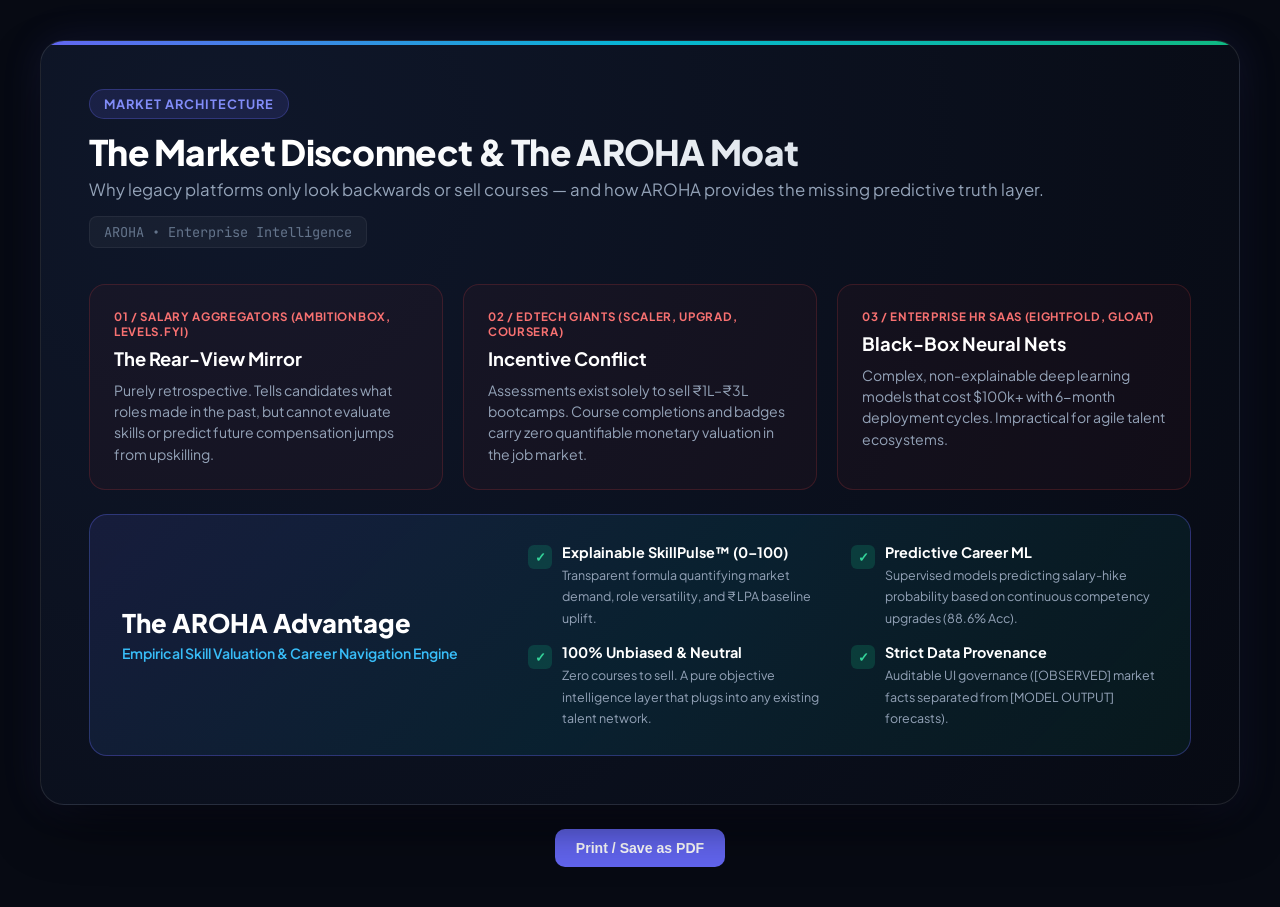
<file: output/aroha_differentiation_slide.html>
<!DOCTYPE html>
<html lang="en">
<head>
  <meta charset="UTF-8">
  <meta name="viewport" content="width=device-width, initial-scale=1.0">
  <title>AROHA vs. Existing Market Technologies</title>
  <link rel="preconnect" href="https://fonts.googleapis.com">
  <link rel="preconnect" href="https://fonts.gstatic.com" crossorigin>
  <link href="https://fonts.googleapis.com/css2?family=Plus+Jakarta+Sans:wght@400;500;600;700;800&family=JetBrains+Mono:wght@500;700&display=swap" rel="stylesheet">
  <style>
    * {
      box-sizing: border-box;
      margin: 0;
      padding: 0;
    }
    body {
      font-family: 'Plus Jakarta Sans', -apple-system, BlinkMacSystemFont, sans-serif;
      background: #070a13;
      color: #f1f5f9;
      min-height: 100vh;
      display: flex;
      flex-direction: column;
      align-items: center;
      justify-content: center;
      padding: 40px 20px;
    }
    .slide-wrapper {
      width: 100%;
      max-width: 1200px;
      background: radial-gradient(circle at 15% 15%, #0f172a 0%, #070a13 100%);
      border: 1px solid rgba(255, 255, 255, 0.1);
      border-radius: 24px;
      padding: 48px;
      box-shadow: 0 25px 60px -15px rgba(0, 0, 0, 0.7), 0 0 40px rgba(99, 102, 241, 0.12);
      position: relative;
      overflow: hidden;
    }
    .slide-wrapper::before {
      content: '';
      position: absolute;
      top: 0;
      left: 0;
      right: 0;
      height: 4px;
      background: linear-gradient(90deg, #6366f1, #06b6d4, #10b981);
    }
    .header-row {
      display: flex;
      justify-content: space-between;
      align-items: flex-start;
      margin-bottom: 36px;
      flex-wrap: wrap;
      gap: 16px;
    }
    .badge {
      display: inline-flex;
      align-items: center;
      gap: 6px;
      padding: 6px 14px;
      background: rgba(99, 102, 241, 0.15);
      border: 1px solid rgba(99, 102, 241, 0.3);
      color: #818cf8;
      border-radius: 999px;
      font-size: 0.8rem;
      font-weight: 700;
      text-transform: uppercase;
      letter-spacing: 0.08em;
      margin-bottom: 12px;
    }
    h1 {
      font-size: 2.2rem;
      font-weight: 800;
      letter-spacing: -0.02em;
      background: linear-gradient(135deg, #ffffff 30%, #cbd5e1 100%);
      -webkit-background-clip: text;
      -webkit-text-fill-color: transparent;
      line-height: 1.2;
    }
    .subtitle {
      color: #94a3b8;
      font-size: 1.05rem;
      margin-top: 6px;
    }
    .watermark {
      font-family: 'JetBrains Mono', monospace;
      font-size: 0.85rem;
      color: #64748b;
      background: rgba(255, 255, 255, 0.04);
      padding: 6px 14px;
      border-radius: 8px;
      border: 1px solid rgba(255, 255, 255, 0.06);
    }

    /* 3 Problem Cards */
    .problem-grid {
      display: grid;
      grid-template-columns: repeat(3, 1fr);
      gap: 20px;
      margin-bottom: 24px;
    }
    @media (max-width: 900px) {
      .problem-grid {
        grid-template-columns: 1fr;
      }
    }
    .card-legacy {
      background: rgba(239, 68, 68, 0.04);
      border: 1px solid rgba(239, 68, 68, 0.18);
      border-radius: 16px;
      padding: 24px;
      display: flex;
      flex-direction: column;
    }
    .card-legacy .tag {
      font-size: 0.72rem;
      font-weight: 700;
      color: #f87171;
      text-transform: uppercase;
      letter-spacing: 0.06em;
      margin-bottom: 8px;
    }
    .card-legacy h3 {
      font-size: 1.15rem;
      color: #ffffff;
      margin-bottom: 10px;
      font-weight: 700;
    }
    .card-legacy p {
      color: #94a3b8;
      font-size: 0.88rem;
      line-height: 1.5;
    }

    /* Solution Hero Banner */
    .hero-solution {
      background: linear-gradient(135deg, rgba(99, 102, 241, 0.12) 0%, rgba(6, 182, 212, 0.1) 50%, rgba(16, 185, 129, 0.08) 100%);
      border: 1px solid rgba(99, 102, 241, 0.35);
      border-radius: 18px;
      padding: 28px 32px;
      display: grid;
      grid-template-columns: 1.2fr 2fr;
      gap: 28px;
      align-items: center;
      position: relative;
    }
    @media (max-width: 800px) {
      .hero-solution {
        grid-template-columns: 1fr;
      }
    }
    .hero-solution-left h2 {
      font-size: 1.6rem;
      color: #ffffff;
      font-weight: 800;
      line-height: 1.2;
    }
    .hero-solution-left p {
      color: #38bdf8;
      font-size: 0.88rem;
      font-weight: 600;
      margin-top: 6px;
    }
    .solution-points-grid {
      display: grid;
      grid-template-columns: repeat(2, 1fr);
      gap: 16px;
    }
    @media (max-width: 600px) {
      .solution-points-grid {
        grid-template-columns: 1fr;
      }
    }
    .solution-item {
      display: flex;
      align-items: flex-start;
      gap: 10px;
    }
    .solution-check {
      background: rgba(16, 185, 129, 0.2);
      color: #34d399;
      width: 24px;
      height: 24px;
      border-radius: 6px;
      display: flex;
      align-items: center;
      justify-content: center;
      font-size: 13px;
      font-weight: 800;
      flex-shrink: 0;
      margin-top: 2px;
    }
    .solution-text strong {
      display: block;
      color: #ffffff;
      font-size: 0.9rem;
      margin-bottom: 2px;
    }
    .solution-text span {
      color: #94a3b8;
      font-size: 0.78rem;
      line-height: 1.4;
    }

    /* Print / Export Action Bar */
    .action-bar {
      margin-top: 24px;
      display: flex;
      justify-content: center;
      gap: 12px;
    }
    .btn {
      padding: 10px 20px;
      font-size: 0.88rem;
      font-weight: 600;
      border-radius: 10px;
      cursor: pointer;
      border: 1px solid transparent;
      transition: all 0.2s;
    }
    .btn-primary {
      background: #6366f1;
      color: #ffffff;
    }
    .btn-primary:hover {
      background: #4f46e5;
    }
    @media print {
      body {
        background: #070a13 !important;
        padding: 0;
      }
      .action-bar {
        display: none;
      }
    }
  </style>
</head>
<body>

  <div class="slide-wrapper" id="slide">
    <div class="header-row">
      <div>
        <div class="badge">Market Architecture</div>
        <h1>The Market Disconnect & The AROHA Moat</h1>
        <p class="subtitle">Why legacy platforms only look backwards or sell courses — and how AROHA provides the missing predictive truth layer.</p>
      </div>
      <div class="watermark">AROHA &bull; Enterprise Intelligence</div>
    </div>

    <!-- 3 Problem Extremes -->
    <div class="problem-grid">
      <div class="card-legacy">
        <span class="tag">01 / Salary Aggregators (AmbitionBox, Levels.fyi)</span>
        <h3>The Rear-View Mirror</h3>
        <p>Purely retrospective. Tells candidates what roles made in the past, but cannot evaluate skills or predict future compensation jumps from upskilling.</p>
      </div>

      <div class="card-legacy">
        <span class="tag">02 / EdTech Giants (Scaler, UpGrad, Coursera)</span>
        <h3>Incentive Conflict</h3>
        <p>Assessments exist solely to sell ₹1L–₹3L bootcamps. Course completions and badges carry zero quantifiable monetary valuation in the job market.</p>
      </div>

      <div class="card-legacy">
        <span class="tag">03 / Enterprise HR SaaS (Eightfold, Gloat)</span>
        <h3>Black-Box Neural Nets</h3>
        <p>Complex, non-explainable deep learning models that cost $100k+ with 6-month deployment cycles. Impractical for agile talent ecosystems.</p>
      </div>
    </div>

    <!-- The AROHA Moat -->
    <div class="hero-solution">
      <div class="hero-solution-left">
        <h2>The AROHA Advantage</h2>
        <p>Empirical Skill Valuation & Career Navigation Engine</p>
      </div>

      <div class="solution-points-grid">
        <div class="solution-item">
          <div class="solution-check">✓</div>
          <div class="solution-text">
            <strong>Explainable SkillPulse™ (0–100)</strong>
            <span>Transparent formula quantifying market demand, role versatility, and ₹ LPA baseline uplift.</span>
          </div>
        </div>

        <div class="solution-item">
          <div class="solution-check">✓</div>
          <div class="solution-text">
            <strong>Predictive Career ML</strong>
            <span>Supervised models predicting salary-hike probability based on continuous competency upgrades (88.6% Acc).</span>
          </div>
        </div>

        <div class="solution-item">
          <div class="solution-check">✓</div>
          <div class="solution-text">
            <strong>100% Unbiased & Neutral</strong>
            <span>Zero courses to sell. A pure objective intelligence layer that plugs into any existing talent network.</span>
          </div>
        </div>

        <div class="solution-item">
          <div class="solution-check">✓</div>
          <div class="solution-text">
            <strong>Strict Data Provenance</strong>
            <span>Auditable UI governance ([OBSERVED] market facts separated from [MODEL OUTPUT] forecasts).</span>
          </div>
        </div>
      </div>
    </div>
  </div>

  <div class="action-bar">
    <button class="btn btn-primary" onclick="window.print()">Print / Save as PDF</button>
  </div>

</body>
</html>
</file>
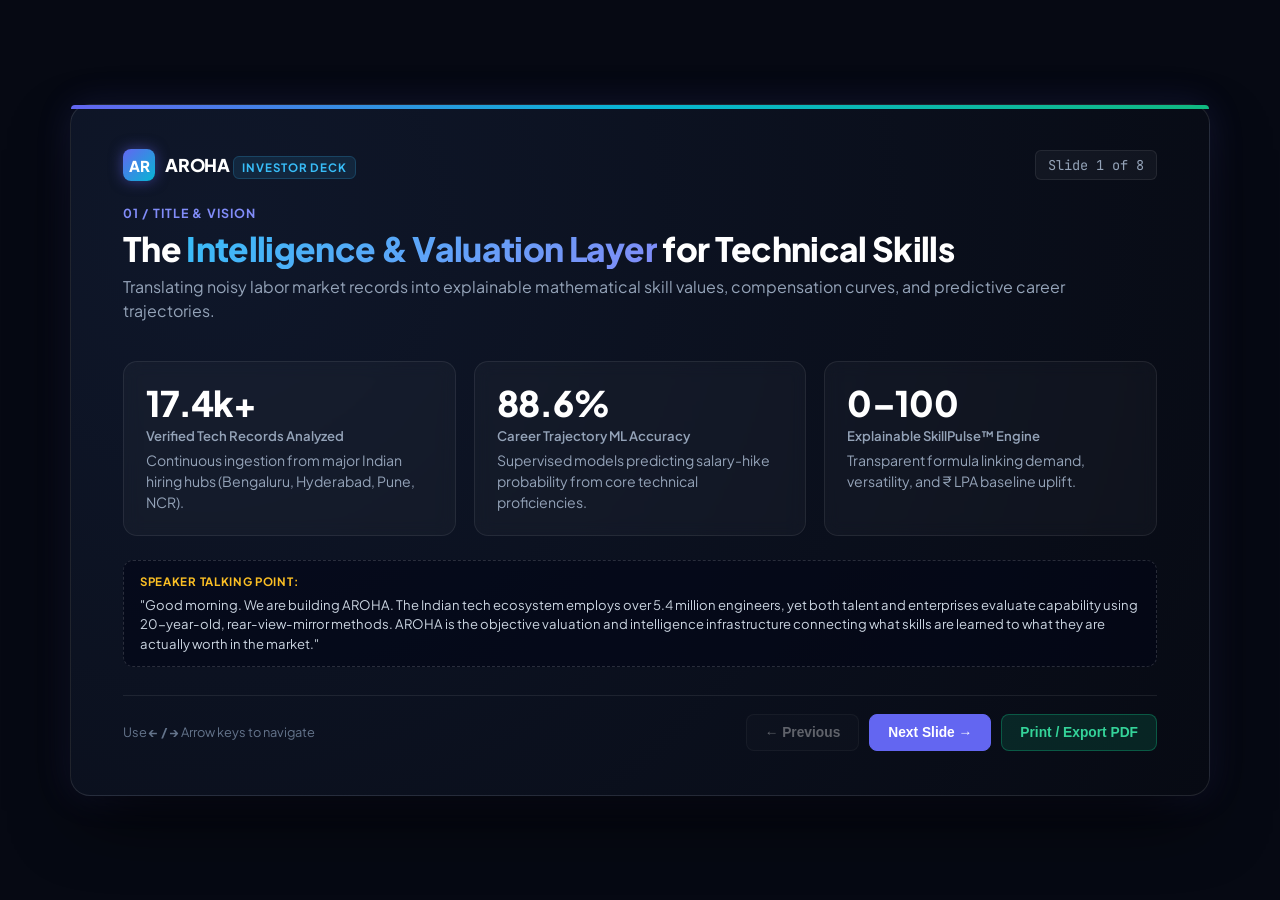
<file: output/aroha_investor_deck.html>
<!DOCTYPE html>
<html lang="en">
<head>
  <meta charset="UTF-8">
  <meta name="viewport" content="width=device-width, initial-scale=1.0">
  <title>AROHA — Investor Pitch Deck (8 Slides)</title>
  <link rel="preconnect" href="https://fonts.googleapis.com">
  <link rel="preconnect" href="https://fonts.gstatic.com" crossorigin>
  <link href="https://fonts.googleapis.com/css2?family=Plus+Jakarta+Sans:wght@400;500;600;700;800&family=JetBrains+Mono:wght@500;700&display=swap" rel="stylesheet">
  <style>
    * {
      box-sizing: border-box;
      margin: 0;
      padding: 0;
    }
    body {
      font-family: 'Plus Jakarta Sans', -apple-system, BlinkMacSystemFont, sans-serif;
      background: #060913;
      color: #f1f5f9;
      min-height: 100vh;
      display: flex;
      flex-direction: column;
      align-items: center;
      justify-content: center;
      padding: 20px;
      overflow-x: hidden;
    }
    .deck-container {
      width: 100%;
      max-width: 1140px;
      min-height: 640px;
      background: radial-gradient(circle at 12% 18%, #0f172a 0%, #070a13 100%);
      border: 1px solid rgba(255, 255, 255, 0.1);
      border-radius: 20px;
      padding: 44px 52px;
      box-shadow: 0 30px 70px -15px rgba(0, 0, 0, 0.8), 0 0 35px rgba(99, 102, 241, 0.15);
      position: relative;
      display: flex;
      flex-direction: column;
      justify-content: space-between;
    }
    .deck-container::before {
      content: '';
      position: absolute;
      top: 0;
      left: 0;
      right: 0;
      height: 4px;
      background: linear-gradient(90deg, #6366f1, #06b6d4, #10b981);
      border-radius: 20px 20px 0 0;
    }

    /* Header & Navigation Bar */
    .slide-header {
      display: flex;
      justify-content: space-between;
      align-items: center;
      margin-bottom: 24px;
    }
    .brand-kicker {
      display: flex;
      align-items: center;
      gap: 10px;
    }
    .brand-logo {
      width: 32px;
      height: 32px;
      border-radius: 8px;
      background: linear-gradient(135deg, #6366f1, #06b6d4);
      display: flex;
      align-items: center;
      justify-content: center;
      font-weight: 800;
      font-size: 15px;
      color: #ffffff;
      box-shadow: 0 0 14px rgba(99, 102, 241, 0.5);
    }
    .brand-title {
      font-size: 1.1rem;
      font-weight: 800;
      letter-spacing: -0.01em;
      color: #ffffff;
    }
    .brand-tag {
      font-size: 0.72rem;
      color: #38bdf8;
      font-weight: 700;
      text-transform: uppercase;
      letter-spacing: 0.08em;
      background: rgba(56, 189, 248, 0.1);
      padding: 3px 8px;
      border-radius: 6px;
      border: 1px solid rgba(56, 189, 248, 0.2);
    }
    .slide-counter {
      font-family: 'JetBrains Mono', monospace;
      font-size: 0.85rem;
      color: #94a3b8;
      background: rgba(255, 255, 255, 0.04);
      padding: 5px 12px;
      border-radius: 6px;
      border: 1px solid rgba(255, 255, 255, 0.08);
    }

    /* Slides Container */
    .slide {
      display: none;
      animation: fadeIn 0.25s cubic-bezier(0.4, 0, 0.2, 1);
      flex: 1;
    }
    .slide.active {
      display: flex;
      flex-direction: column;
      justify-content: center;
    }
    @keyframes fadeIn {
      from { opacity: 0; transform: translateY(6px); }
      to { opacity: 1; transform: translateY(0); }
    }

    .slide-title-block {
      margin-bottom: 24px;
    }
    .slide-category {
      font-size: 0.78rem;
      font-weight: 700;
      color: #818cf8;
      text-transform: uppercase;
      letter-spacing: 0.09em;
      margin-bottom: 6px;
    }
    .slide-heading {
      font-size: 2.1rem;
      font-weight: 800;
      letter-spacing: -0.02em;
      color: #ffffff;
      line-height: 1.25;
    }
    .slide-heading span {
      background: linear-gradient(135deg, #38bdf8, #818cf8);
      -webkit-background-clip: text;
      -webkit-text-fill-color: transparent;
    }
    .slide-subheading {
      font-size: 1rem;
      color: #94a3b8;
      margin-top: 6px;
      line-height: 1.5;
    }

    /* Grids & Cards */
    .grid-3 {
      display: grid;
      grid-template-columns: repeat(3, 1fr);
      gap: 18px;
    }
    .grid-2 {
      display: grid;
      grid-template-columns: repeat(2, 1fr);
      gap: 20px;
    }
    .card {
      background: rgba(255, 255, 255, 0.03);
      border: 1px solid rgba(255, 255, 255, 0.08);
      border-radius: 14px;
      padding: 22px;
      backdrop-filter: blur(8px);
    }
    .card-problem {
      background: rgba(239, 68, 68, 0.04);
      border: 1px solid rgba(239, 68, 68, 0.2);
    }
    .card-solution {
      background: rgba(16, 185, 129, 0.04);
      border: 1px solid rgba(16, 185, 129, 0.2);
    }
    .card h4 {
      font-size: 1.1rem;
      font-weight: 700;
      color: #ffffff;
      margin-bottom: 8px;
    }
    .card p {
      font-size: 0.88rem;
      color: #94a3b8;
      line-height: 1.5;
    }
    .metric-value {
      font-size: 2.2rem;
      font-weight: 800;
      color: #ffffff;
      line-height: 1.1;
      margin-bottom: 4px;
      letter-spacing: -0.02em;
    }
    .metric-value span {
      color: #38bdf8;
    }
    .metric-label {
      font-size: 0.82rem;
      color: #94a3b8;
      font-weight: 600;
    }

    /* Comparison Table */
    table.compare-table {
      width: 100%;
      border-collapse: collapse;
      font-size: 0.86rem;
      margin-top: 8px;
    }
    table.compare-table th {
      text-align: left;
      padding: 10px 14px;
      background: rgba(255, 255, 255, 0.05);
      color: #cbd5e1;
      font-weight: 700;
      border-bottom: 1px solid rgba(255, 255, 255, 0.1);
    }
    table.compare-table td {
      padding: 12px 14px;
      border-bottom: 1px solid rgba(255, 255, 255, 0.05);
      color: #94a3b8;
    }
    table.compare-table tr:hover td {
      background: rgba(255, 255, 255, 0.02);
    }
    .highlight-cell {
      background: rgba(99, 102, 241, 0.12) !important;
      color: #ffffff !important;
      font-weight: 600;
      border-left: 2px solid #6366f1;
    }

    /* Speaker Notes Accordion */
    .speaker-note-box {
      margin-top: 24px;
      background: rgba(2, 6, 23, 0.6);
      border: 1px dashed rgba(255, 255, 255, 0.15);
      border-radius: 10px;
      padding: 12px 16px;
      font-size: 0.82rem;
      color: #cbd5e1;
      line-height: 1.5;
    }
    .speaker-note-box strong {
      color: #fbbf24;
      text-transform: uppercase;
      font-size: 0.72rem;
      letter-spacing: 0.06em;
      display: block;
      margin-bottom: 4px;
    }

    /* Bottom Control Bar */
    .controls-bar {
      display: flex;
      justify-content: space-between;
      align-items: center;
      margin-top: 28px;
      padding-top: 18px;
      border-top: 1px solid rgba(255, 255, 255, 0.08);
      flex-wrap: wrap;
      gap: 12px;
    }
    .nav-buttons {
      display: flex;
      gap: 10px;
    }
    .btn {
      padding: 10px 18px;
      font-size: 0.86rem;
      font-weight: 600;
      border-radius: 8px;
      cursor: pointer;
      border: 1px solid rgba(255, 255, 255, 0.12);
      background: rgba(255, 255, 255, 0.04);
      color: #ffffff;
      transition: all 0.2s ease;
      display: inline-flex;
      align-items: center;
      gap: 6px;
    }
    .btn:hover:not(:disabled) {
      background: rgba(255, 255, 255, 0.1);
      border-color: rgba(255, 255, 255, 0.25);
    }
    .btn:disabled {
      opacity: 0.35;
      cursor: not-allowed;
    }
    .btn-primary {
      background: #6366f1;
      border-color: #6366f1;
    }
    .btn-primary:hover:not(:disabled) {
      background: #4f46e5;
    }
    .btn-pdf {
      background: rgba(16, 185, 129, 0.15);
      border-color: rgba(16, 185, 129, 0.35);
      color: #34d399;
    }
    .btn-pdf:hover {
      background: rgba(16, 185, 129, 0.25);
    }

    /* Print Styles */
    @media print {
      body {
        background: #060913 !important;
        padding: 0;
      }
      .controls-bar, .deck-container::before {
        display: none !important;
      }
      .slide {
        display: block !important;
        page-break-after: always;
        min-height: 100vh;
        padding: 40px;
      }
      .deck-container {
        box-shadow: none;
        border: none;
        max-width: 100%;
      }
    }
  </style>
</head>
<body>

  <div class="deck-container">
    
    <!-- Top Header -->
    <div class="slide-header">
      <div class="brand-kicker">
        <div class="brand-logo">AR</div>
        <div>
          <span class="brand-title">AROHA</span>
          <span class="brand-tag">Investor Deck</span>
        </div>
      </div>
      <div class="slide-counter" id="slide-indicator">Slide 1 of 8</div>
    </div>

    <!-- ================= SLIDE 1 ================= -->
    <div class="slide active" id="slide-1">
      <div class="slide-title-block">
        <div class="slide-category">01 / Title & Vision</div>
        <h2 class="slide-heading">The <span>Intelligence & Valuation Layer</span> for Technical Skills</h2>
        <p class="slide-subheading">Translating noisy labor market records into explainable mathematical skill values, compensation curves, and predictive career trajectories.</p>
      </div>

      <div class="grid-3" style="margin-top: 14px;">
        <div class="card">
          <div class="metric-value">17.4k+</div>
          <div class="metric-label">Verified Tech Records Analyzed</div>
          <p style="margin-top: 6px;">Continuous ingestion from major Indian hiring hubs (Bengaluru, Hyderabad, Pune, NCR).</p>
        </div>
        <div class="card">
          <div class="metric-value">88.6%</div>
          <div class="metric-label">Career Trajectory ML Accuracy</div>
          <p style="margin-top: 6px;">Supervised models predicting salary-hike probability from core technical proficiencies.</p>
        </div>
        <div class="card">
          <div class="metric-value">0–100</div>
          <div class="metric-label">Explainable SkillPulse™ Engine</div>
          <p style="margin-top: 6px;">Transparent formula linking demand, versatility, and ₹ LPA baseline uplift.</p>
        </div>
      </div>

      <div class="speaker-note-box">
        <strong>Speaker Talking Point:</strong>
        "Good morning. We are building AROHA. The Indian tech ecosystem employs over 5.4 million engineers, yet both talent and enterprises evaluate capability using 20-year-old, rear-view-mirror methods. AROHA is the objective valuation and intelligence infrastructure connecting what skills are learned to what they are actually worth in the market."
      </div>
    </div>

    <!-- ================= SLIDE 2 ================= -->
    <div class="slide" id="slide-2">
      <div class="slide-title-block">
        <div class="slide-category">02 / Problem Statement</div>
        <h2 class="slide-heading">The Trillion-Dollar Disconnect in <span>Technical Talent</span></h2>
        <p class="slide-subheading">Why talent is confused, EdTech is conflicted, and enterprises are flying blind during the AI shift.</p>
      </div>

      <div class="grid-3">
        <div class="card card-problem">
          <h4 style="color: #f87171;">1. The Rear-View Mirror</h4>
          <p><strong>Salary Portals (AmbitionBox, Levels.fyi):</strong> Only show what people earned in the past. They cannot value current skills or simulate how upskilling changes compensation.</p>
        </div>
        <div class="card card-problem">
          <h4 style="color: #f87171;">2. The Incentive Conflict</h4>
          <p><strong>EdTech Giants (Scaler, UpGrad):</strong> Diagnose skill gaps solely to sell ₹1.5L–₹3L bootcamps. Course completion certificates carry zero quantifiable market value.</p>
        </div>
        <div class="card card-problem">
          <h4 style="color: #f87171;">3. The Enterprise Blind Spot</h4>
          <p><strong>Global Capability Centers (GCCs):</strong> Spending millions reskilling thousands of engineers into AI with zero mathematical proof of market-ready capability.</p>
        </div>
      </div>

      <div class="speaker-note-box">
        <strong>Speaker Talking Point:</strong>
        "Right now, an engineer wanting to know what their skills are worth has two broken options: look at outdated crowd-sourced salary averages, or take an assessment from an EdTech company whose only goal is to sell them an expensive course. For enterprise leaders, it's worse—they are spending millions reskilling thousands of engineers into AI, with zero mathematical proof of market capability. This is the disconnect AROHA solves."
      </div>
    </div>

    <!-- ================= SLIDE 3 ================= -->
    <div class="slide" id="slide-3">
      <div class="slide-title-block">
        <div class="slide-category">03 / The Product Experience</div>
        <h2 class="slide-heading">The <span>3-Step Valuation Journey</span>: Input to Quantified ROI</h2>
        <p class="slide-subheading">How candidates and enterprises experience AROHA: Replacing speculation with mathematical clarity.</p>
      </div>

      <div class="grid-3">
        <div class="card card-solution">
          <div style="font-size: 0.75rem; font-weight: 700; color: #38bdf8; text-transform: uppercase; margin-bottom: 6px;">STEP 1 • INPUT</div>
          <h4 style="color: #38bdf8; margin-bottom: 8px;">Profile & Goal Ingestion</h4>
          <p><strong>User Action:</strong> Submits skills (e.g. <code>Python, SQL, Pandas</code>) and target aspiration (e.g. <em>Data Scientist</em>).</p>
          <p style="margin-top: 8px; font-size: 0.85rem; color: #94a3b8;">• Air-gapped NLP canonicalizer resolves 1,200+ raw aliases in milliseconds.<br>• Zero external LLM cost or data leakage.</p>
        </div>

        <div class="card card-solution">
          <div style="font-size: 0.75rem; font-weight: 700; color: #a855f7; text-transform: uppercase; margin-bottom: 6px;">STEP 2 • PROCESSING</div>
          <h4 style="color: #c084fc; margin-bottom: 8px;">Benchmark & ML Scoring</h4>
          <p><strong>Engine Action:</strong> Evaluates skill vector against 17,400+ active job postings & compensation curves.</p>
          <p style="margin-top: 8px; font-size: 0.85rem; color: #94a3b8;">• Executes SkillPulse™ Formula (Demand, Versatility, Salary, Frontier).<br>• Supervised ML predicts salary-hike probability (<strong>88.6%</strong> accuracy).</p>
        </div>

        <div class="card card-solution">
          <div style="font-size: 0.75rem; font-weight: 700; color: #34d399; text-transform: uppercase; margin-bottom: 6px;">STEP 3 • OUTPUT</div>
          <h4 style="color: #34d399; margin-bottom: 8px;">Actionable Valuation & ROI</h4>
          <p><strong>User Result:</strong> Receives an unbundled, course-free mathematical growth roadmap.</p>
          <p style="margin-top: 8px; font-size: 0.85rem; color: #94a3b8;">• <strong>SkillPulse™ Score:</strong> 0–100 market index.<br>• <strong>Valuation Card:</strong> Current market worth (₹14.2 LPA).<br>• <strong>Top-ROI Radar:</strong> Prioritized next skills (e.g. +₹4.5L for Statistics).</p>
        </div>
      </div>

      <div class="speaker-note-box">
        <strong>Speaker Talking Point:</strong>
        "Here is how the product actually works in 3 simple steps: First, an engineer or enterprise HR uploads their current skills—say, Python and SQL—and selects a target role. Our NLP pipeline canonicalizes those skills in milliseconds without expensive LLM API calls. Second, our engine cross-references their profile against 17,400+ active job postings and computes their SkillPulse score from 0 to 100. Third, instead of selling them a ₹2 Lakh course, we output pure mathematical truth: their current market valuation, their hike probability, and the exact top 3 skills that will increase their salary the fastest."
      </div>
    </div>

    <!-- ================= SLIDE 4 ================= -->
    <div class="slide" id="slide-4">
      <div class="slide-title-block">
        <div class="slide-category">04 / Core Product Modules</div>
        <h2 class="slide-heading">Four Core Engines Driving <span>B2C & B2B Value</span></h2>
        <p class="slide-subheading">A modular architecture serving individual career navigation and enterprise workforce audits.</p>
      </div>

      <div class="grid-2">
        <div class="card">
          <h4 style="color: #38bdf8;">1. SkillPulse™ Valuation Card ("The CIBIL for Tech")</h4>
          <p>A single, auditable 0–100 index measuring true technical capability against active hiring market demand. Separates observed facts from predictive ML outputs for enterprise compensation trust.</p>
        </div>

        <div class="card">
          <h4 style="color: #34d399;">2. Interactive "What-If" Salary Simulator</h4>
          <p>Engineers toggle skills (e.g. +PyTorch, +Docker) to simulate instant compensation curve shifts across 5 experience levels (₹3.8L to ₹26.2L+ LPA), answering: <em>'If I learn this, what is my upside?'</em></p>
        </div>

        <div class="card">
          <h4 style="color: #c084fc;">3. Dynamic Skill Gap & Trajectory Radar</h4>
          <p>Ranks missing competencies by direct salary ROI and prerequisite difficulty. Proves that foundational math and statistics (+1.398 LR coefficient) drive 3.2x higher salary boost than pure syntax.</p>
        </div>

        <div class="card">
          <h4 style="color: #fbbf24;">4. Enterprise Workforce Skill Health Audit</h4>
          <p>B2B SaaS module for GCCs and IT services: generates org-wide talent heatmaps, pinpoints team-level AI/Cloud readiness deficits, and calculates empirical return on investment for L&D budgets.</p>
        </div>
      </div>

      <div class="speaker-note-box">
        <strong>Speaker Talking Point:</strong>
        "AROHA is built on 4 core modules. Module 1 is the SkillPulse Valuation Card—think of it as the CIBIL score for engineering capability. Module 2 is our 'What-If' Salary Simulator: an engineer toggles skills and instantly sees their compensation curve shift. Module 3 is our Skill Gap Radar, which gives them an empirical roadmap showing that learning Statistics yields a 3.2x higher salary boost than learning another web framework. And Module 4 is our high-ACV enterprise engine: Global Capability Centers use our audit heatmaps to evaluate thousands of engineers and measure real reskilling ROI."
      </div>
    </div>

    <!-- ================= SLIDE 5 ================= -->
    <div class="slide" id="slide-5">
      <div class="slide-title-block">
        <div class="slide-category">05 / Market Opportunity</div>
        <h2 class="slide-heading">A <span>$1.8B Indian Tech Market</span> Driven by AI Disruption</h2>
        <p class="slide-subheading">Accelerated by the explosion of Global Capability Centers (GCCs) and AI reskilling mandates.</p>
      </div>

      <div class="grid-3" style="margin-top: 10px;">
        <div class="card">
          <div class="metric-value">$6.2B</div>
          <div class="metric-label">TAM — Global Workforce Intelligence</div>
          <p style="margin-top: 6px;">Workforce analytics & talent intelligence growing at 16.4% CAGR.</p>
        </div>
        <div class="card">
          <div class="metric-value">$1.8B</div>
          <div class="metric-label">SAM — Indian Tech Workforce & Reskilling</div>
          <p style="margin-top: 6px;">5.4M+ IT professionals; 1,580+ GCCs undergoing mandatory AI transformation.</p>
        </div>
        <div class="card">
          <div class="metric-value">$120M</div>
          <div class="metric-label">SOM — Beachhead Market (Year 1–3)</div>
          <p style="margin-top: 6px;">Data Science, AI/ML, and Cloud engineering talent pools across tier-1 Indian hubs.</p>
        </div>
      </div>

      <div class="speaker-note-box">
        <strong>Speaker Talking Point:</strong>
        "The timing couldn't be better. India's GCC ecosystem is expanding rapidly, and every single technology company is facing an urgent mandate: transition legacy software engineers into AI and MLOps. Our initial beachhead is the Indian data science and cloud engineering workforce—a $120M immediate opportunity, scaling into the broader $1.8B digital talent ecosystem."
      </div>
    </div>

    <!-- ================= SLIDE 6 ================= -->
    <div class="slide" id="slide-6">
      <div class="slide-title-block">
        <div class="slide-category">06 / Business Model</div>
        <h2 class="slide-heading">Three Diversified <span>High-Margin</span> Revenue Streams</h2>
        <p class="slide-subheading">Balancing steady enterprise SaaS contracts with high-volume API data licensing and B2C freemium.</p>
      </div>

      <div class="grid-3">
        <div class="card">
          <span style="font-size: 0.72rem; font-weight: 700; color: #38bdf8; text-transform: uppercase;">Primary Revenue</span>
          <h4 style="margin-top: 4px;">B2B Enterprise SaaS</h4>
          <p>Workforce skill health audits, internal mobility benchmarks, and upskilling ROI dashboards for GCCs and IT enterprises.</p>
          <div style="margin-top: 12px; font-weight: 700; color: #ffffff;">₹5L – ₹25L / year ACV</div>
        </div>

        <div class="card">
          <span style="font-size: 0.72rem; font-weight: 700; color: #34d399; text-transform: uppercase;">Platform Scale</span>
          <h4 style="margin-top: 4px;">API Data Licensing</h4>
          <p>Usage-based API integration for recruitment networks (Cutshort, AmbitionBox) and ATS platforms to power automated candidate gap scoring.</p>
          <div style="margin-top: 12px; font-weight: 700; color: #ffffff;">Usage-Based / Retainers</div>
        </div>

        <div class="card">
          <span style="font-size: 0.72rem; font-weight: 700; color: #c084fc; text-transform: uppercase;">Direct to Consumer</span>
          <h4 style="margin-top: 4px;">B2C Career Copilot</h4>
          <p>Freemium model for engineers. Free public skill metrics; Pro tier unlocks individualized salary-hike simulators and roadmaps.</p>
          <div style="margin-top: 12px; font-weight: 700; color: #ffffff;">₹499 – ₹999 / month</div>
        </div>
      </div>

      <div class="speaker-note-box">
        <strong>Speaker Talking Point:</strong>
        "We monetize through a high-margin enterprise SaaS model selling workforce intelligence to GCCs and IT enterprises, complemented by high-volume API licensing to job portals, and a high-converting B2C freemium tier for ambitious engineers looking to negotiate higher compensation."
      </div>
    </div>

    <!-- ================= SLIDE 7 ================= -->
    <div class="slide" id="slide-7">
      <div class="slide-title-block">
        <div class="slide-category">07 / Competitive Moats</div>
        <h2 class="slide-heading">The Only <span>Objective & Explainable</span> Intelligence Layer</h2>
        <p class="slide-subheading">How AROHA fundamentally beats incumbent portals and course sellers.</p>
      </div>

      <table class="compare-table">
        <thead>
          <tr>
            <th>Dimension</th>
            <th>Salary Portals (AmbitionBox)</th>
            <th>EdTech Platforms (Scaler)</th>
            <th>Enterprise SaaS (Eightfold)</th>
            <th class="highlight-cell">AROHA Engine</th>
          </tr>
        </thead>
        <tbody>
          <tr>
            <td><strong>Skill Valuation</strong></td>
            <td>❌ Job titles only</td>
            <td>❌ Unverified badges</td>
            <td>⚠️ Proprietary / Opaque</td>
            <td class="highlight-cell">✅ Explainable 0–100 Formula</td>
          </tr>
          <tr>
            <td><strong>Salary Trajectory</strong></td>
            <td>❌ Rear-view mirror</td>
            <td>❌ Marketing gimmicks</td>
            <td>⚠️ Internal only</td>
            <td class="highlight-cell">✅ Supervised ML (88.6% Acc)</td>
          </tr>
          <tr>
            <td><strong>Commercial Neutrality</strong></td>
            <td>⚠️ Ad-supported</td>
            <td>❌ Biased (Sells courses)</td>
            <td>✅ Enterprise software</td>
            <td class="highlight-cell">✅ 100% Neutral Truth Layer</td>
          </tr>
          <tr>
            <td><strong>Deployment Speed</strong></td>
            <td>Consumer web only</td>
            <td>Individual paywall</td>
            <td>6–12 month rollout</td>
            <td class="highlight-cell">✅ Plug & Play REST API</td>
          </tr>
        </tbody>
      </table>

      <div class="speaker-note-box">
        <strong>Speaker Talking Point:</strong>
        "AmbitionBox shows where people were. Scaler shows what they want to sell you. Eightfold is an expensive black box. AROHA is the neutral, transparent GPS that sits in the middle as the single source of truth for skill value."
      </div>
    </div>

    <!-- ================= SLIDE 8 ================= -->
    <div class="slide" id="slide-8">
      <div class="slide-title-block">
        <div class="slide-category">08 / The Ask & Roadmap</div>
        <h2 class="slide-heading">Raising <span>$600k (₹5 Crore)</span> for 18-Month Runway</h2>
        <p class="slide-subheading">Capitalizing on our validated ML architecture to achieve critical market scale.</p>
      </div>

      <div class="grid-2">
        <div class="card">
          <h4>Use of Funds</h4>
          <ul style="padding-left: 20px; color: #94a3b8; font-size: 0.88rem; line-height: 1.8;">
            <li><strong>50% Engineering & ML:</strong> Expand data scrapers to 500k+ records and automate continuous model retraining pipelines.</li>
            <li><strong>30% Enterprise GTM & Alliances:</strong> Pilot integrations with 2 major hiring networks and 15+ GCC design partners.</li>
            <li><strong>20% Operations & Security:</strong> Enterprise data compliance and research.</li>
          </ul>
        </div>

        <div class="card">
          <h4>18-Month Key Milestones</h4>
          <ul style="padding-left: 20px; color: #94a3b8; font-size: 0.88rem; line-height: 1.8;">
            <li><strong>Months 1–6:</strong> Ingest 500,000+ job records; launch live API integration with 2 talent platforms.</li>
            <li><strong>Months 7–12:</strong> Sign 20+ paying GCC enterprise pilots; reach 75,000 active users.</li>
            <li><strong>Months 13–18:</strong> Achieve ₹3.5 Crore ($420k) ARR; prepare for Series A round.</li>
          </ul>
        </div>
      </div>

      <div class="speaker-note-box">
        <strong>Speaker Talking Point:</strong>
        "We are raising $600k to expand our data ingestion to over 500,000 records, partner with 2 major tech talent marketplaces, and sign our first 20 enterprise GCC customers. We already have a working, tested product and validated machine learning models. We invite you to join us in building India's definitive talent intelligence infrastructure. Thank you."
      </div>
    </div>

    <!-- Bottom Controls -->
    <div class="controls-bar">
      <div style="font-size: 0.8rem; color: #64748b;">
        Use <strong>← / →</strong> Arrow keys to navigate
      </div>
      <div class="nav-buttons">
        <button class="btn" id="btn-prev" onclick="prevSlide()" disabled>← Previous</button>
        <button class="btn btn-primary" id="btn-next" onclick="nextSlide()">Next Slide →</button>
        <button class="btn btn-pdf" onclick="window.print()">Print / Export PDF</button>
      </div>
    </div>

  </div>

  <script>
    let currentSlide = 1;
    const totalSlides = 8;

    function updateSlide() {
      for (let i = 1; i <= totalSlides; i++) {
        const slide = document.getElementById(`slide-${i}`);
        if (slide) slide.classList.toggle('active', i === currentSlide);
      }
      document.getElementById('slide-indicator').innerText = `Slide ${currentSlide} of ${totalSlides}`;
      document.getElementById('btn-prev').disabled = currentSlide === 1;
      document.getElementById('btn-next').disabled = currentSlide === totalSlides;
    }

    function nextSlide() {
      if (currentSlide < totalSlides) {
        currentSlide++;
        updateSlide();
      }
    }

    function prevSlide() {
      if (currentSlide > 1) {
        currentSlide--;
        updateSlide();
      }
    }

    document.addEventListener('keydown', (e) => {
      if (e.key === 'ArrowRight' || e.key === ' ') {
        nextSlide();
      } else if (e.key === 'ArrowLeft') {
        prevSlide();
      }
    });
  </script>
</body>
</html>
</file>
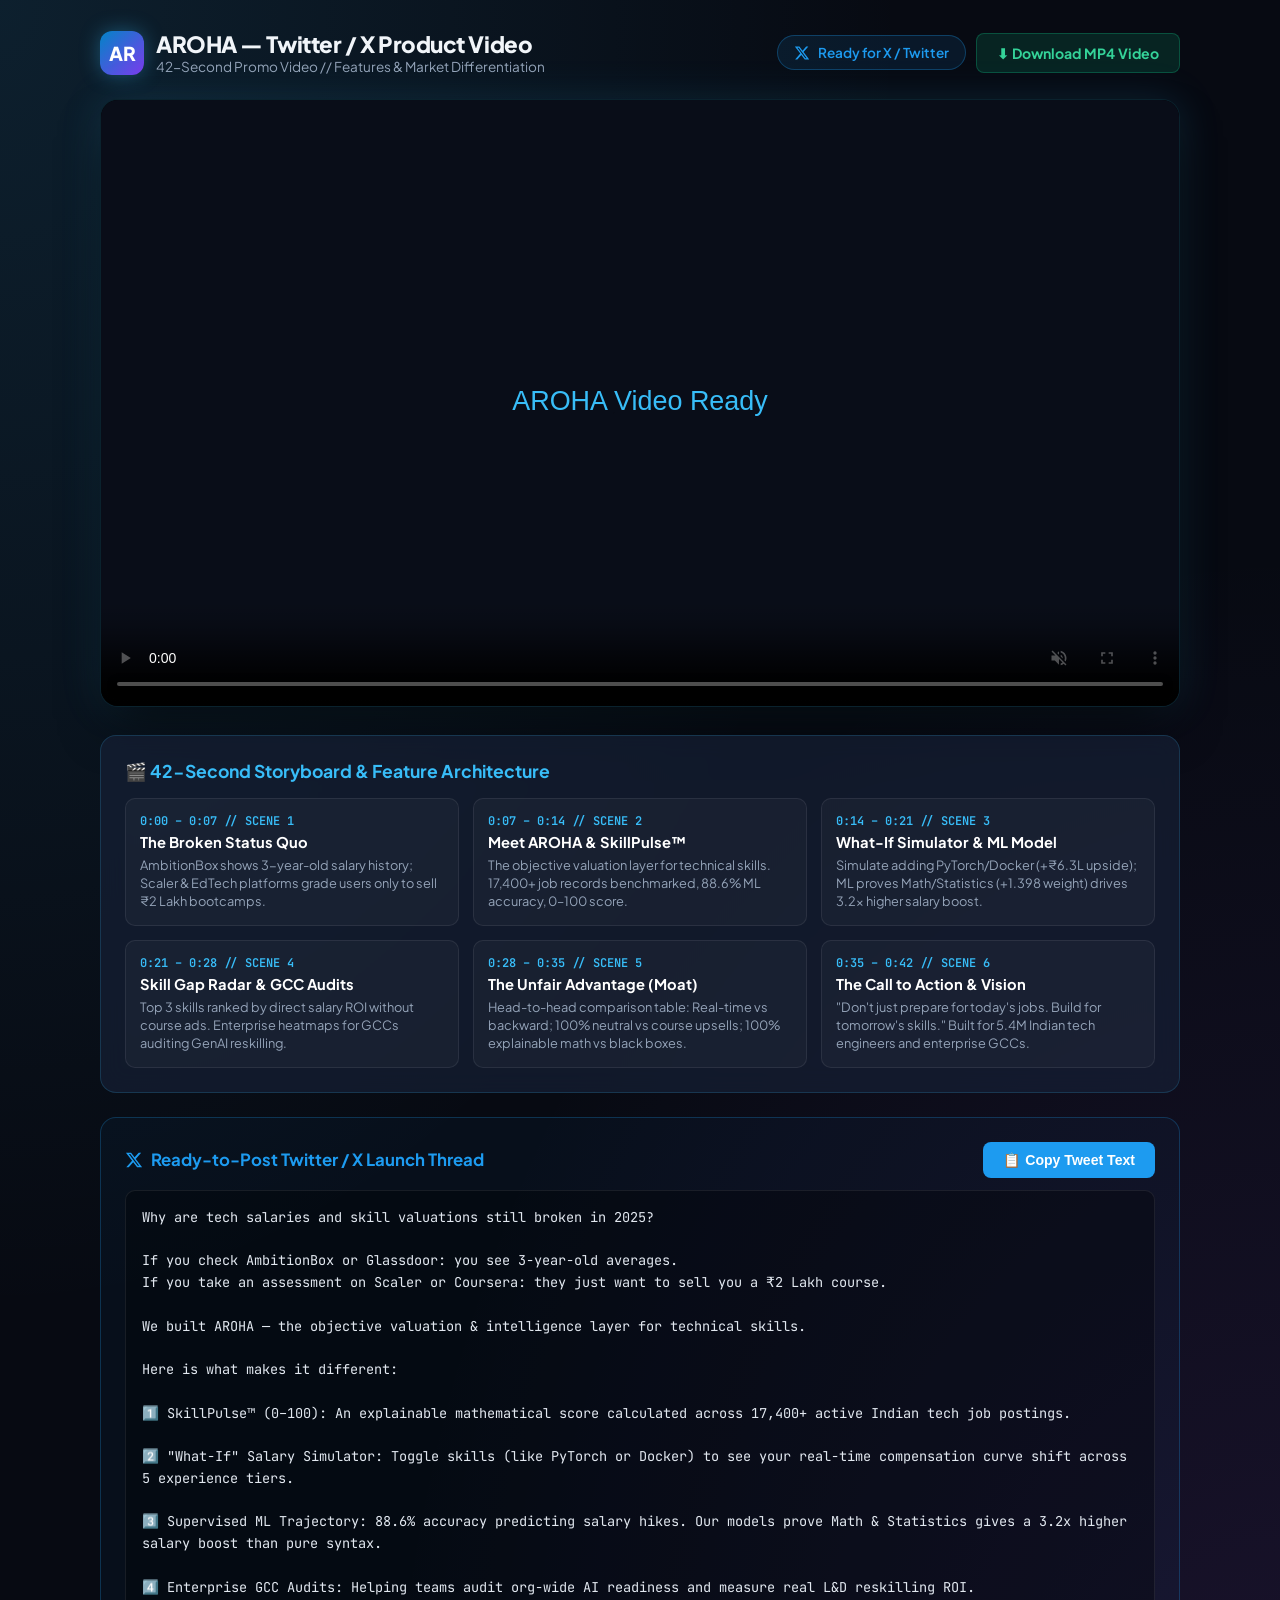
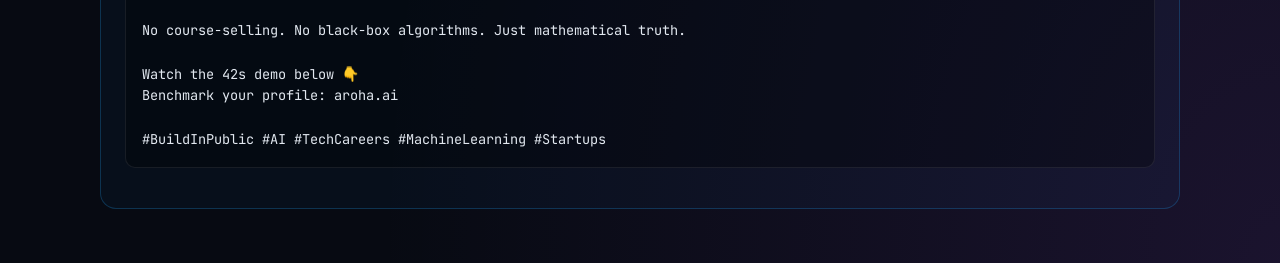
<file: output/aroha_twitter_video.html>
<!DOCTYPE html>
<html lang="en">
<head>
  <meta charset="UTF-8">
  <meta name="viewport" content="width=device-width, initial-scale=1.0">
  <title>AROHA — Twitter / X Launch Video & Feature Showcase</title>
  <link rel="preconnect" href="https://fonts.googleapis.com">
  <link rel="preconnect" href="https://fonts.gstatic.com" crossorigin>
  <link href="https://fonts.googleapis.com/css2?family=Plus+Jakarta+Sans:wght@400;500;600;700;800&family=JetBrains+Mono:wght@400;600&display=swap" rel="stylesheet">
  <style>
    :root {
      --bg: #070a12;
      --card-bg: rgba(22, 32, 54, 0.7);
      --card-border: rgba(56, 189, 248, 0.18);
      --cyan: #38bdf8;
      --purple: #a855f7;
      --green: #10b981;
      --amber: #f59e0b;
      --text: #f1f5f9;
      --muted: #94a3b8;
    }

    * {
      box-sizing: border-box;
      margin: 0;
      padding: 0;
    }

    body {
      background-color: var(--bg);
      background-image: 
        radial-gradient(at 0% 0%, rgba(56, 189, 248, 0.12) 0px, transparent 50%),
        radial-gradient(at 100% 100%, rgba(168, 85, 247, 0.12) 0px, transparent 50%);
      color: var(--text);
      font-family: 'Plus Jakarta Sans', sans-serif;
      min-height: 100vh;
      display: flex;
      flex-direction: column;
      align-items: center;
      padding: 30px 20px;
    }

    .container {
      max-width: 1080px;
      width: 100%;
    }

    header {
      display: flex;
      justify-content: space-between;
      align-items: center;
      margin-bottom: 24px;
      flex-wrap: wrap;
      gap: 16px;
    }

    .brand-block {
      display: flex;
      align-items: center;
      gap: 12px;
    }

    .logo-badge {
      width: 44px;
      height: 44px;
      border-radius: 12px;
      background: linear-gradient(135deg, #0284c7, #7c3aed);
      display: flex;
      align-items: center;
      justify-content: center;
      font-weight: 800;
      font-size: 1.2rem;
      color: #fff;
      box-shadow: 0 0 20px rgba(56, 189, 248, 0.35);
    }

    .brand-text h1 {
      font-size: 1.4rem;
      font-weight: 800;
      letter-spacing: -0.02em;
    }

    .brand-text p {
      font-size: 0.85rem;
      color: var(--muted);
    }

    .twitter-badge {
      display: inline-flex;
      align-items: center;
      gap: 8px;
      background: rgba(29, 155, 240, 0.1);
      border: 1px solid rgba(29, 155, 240, 0.3);
      padding: 8px 16px;
      border-radius: 9999px;
      font-size: 0.85rem;
      color: #1d9bf0;
      font-weight: 600;
    }

    /* Video Player Wrapper */
    .video-wrapper {
      background: #000;
      border-radius: 18px;
      overflow: hidden;
      border: 1px solid var(--card-border);
      box-shadow: 0 25px 50px -12px rgba(0, 0, 0, 0.7), 0 0 40px rgba(56, 189, 248, 0.15);
      position: relative;
      margin-bottom: 28px;
    }

    video {
      width: 100%;
      height: auto;
      display: block;
      aspect-ratio: 16 / 9;
    }

    /* Scene Timeline */
    .timeline-card {
      background: var(--card-bg);
      border: 1px solid var(--card-border);
      border-radius: 16px;
      padding: 24px;
      backdrop-filter: blur(12px);
      margin-bottom: 24px;
    }

    .timeline-title {
      font-size: 1.1rem;
      font-weight: 700;
      margin-bottom: 16px;
      display: flex;
      align-items: center;
      gap: 8px;
      color: var(--cyan);
    }

    .scene-grid {
      display: grid;
      grid-template-columns: repeat(auto-fit, minmax(280px, 1fr));
      gap: 14px;
    }

    .scene-item {
      background: rgba(255, 255, 255, 0.03);
      border: 1px solid rgba(255, 255, 255, 0.08);
      border-radius: 10px;
      padding: 14px;
      transition: all 0.2s ease;
    }

    .scene-item:hover {
      border-color: var(--cyan);
      background: rgba(56, 189, 248, 0.04);
      transform: translateY(-2px);
    }

    .scene-time {
      font-family: 'JetBrains Mono', monospace;
      font-size: 0.75rem;
      color: var(--cyan);
      font-weight: 600;
      margin-bottom: 4px;
    }

    .scene-name {
      font-size: 0.92rem;
      font-weight: 700;
      margin-bottom: 6px;
      color: #fff;
    }

    .scene-desc {
      font-size: 0.8rem;
      color: var(--muted);
      line-height: 1.4;
    }

    /* Twitter Copy Post Box */
    .tweet-box {
      background: rgba(29, 155, 240, 0.04);
      border: 1px solid rgba(29, 155, 240, 0.25);
      border-radius: 16px;
      padding: 24px;
      margin-bottom: 24px;
    }

    .tweet-header {
      display: flex;
      justify-content: space-between;
      align-items: center;
      margin-bottom: 12px;
    }

    .tweet-content {
      background: rgba(0, 0, 0, 0.3);
      border: 1px solid rgba(255, 255, 255, 0.08);
      border-radius: 10px;
      padding: 16px;
      font-family: 'JetBrains Mono', monospace;
      font-size: 0.85rem;
      color: #e2e8f0;
      white-space: pre-wrap;
      line-height: 1.6;
      margin-bottom: 16px;
    }

    .btn {
      padding: 10px 20px;
      border-radius: 8px;
      font-weight: 700;
      font-size: 0.88rem;
      cursor: pointer;
      display: inline-flex;
      align-items: center;
      gap: 8px;
      text-decoration: none;
      transition: all 0.2s ease;
      border: none;
    }

    .btn-primary {
      background: #1d9bf0;
      color: #fff;
    }

    .btn-primary:hover {
      background: #1a8cd8;
    }

    .btn-download {
      background: rgba(16, 185, 129, 0.15);
      color: #34d399;
      border: 1px solid rgba(16, 185, 129, 0.3);
    }

    .btn-download:hover {
      background: rgba(16, 185, 129, 0.25);
    }
  </style>
</head>
<body>

  <div class="container">
    <header>
      <div class="brand-block">
        <div class="logo-badge">AR</div>
        <div class="brand-text">
          <h1>AROHA — Twitter / X Product Video</h1>
          <p>42-Second Promo Video // Features & Market Differentiation</p>
        </div>
      </div>
      <div style="display: flex; gap: 10px; align-items: center;">
        <span class="twitter-badge">
          <svg width="16" height="16" fill="currentColor" viewBox="0 0 24 24"><path d="M18.244 2.25h3.308l-7.227 8.26 8.502 11.24H16.17l-5.214-6.817L4.99 21.75H1.68l7.73-8.835L1.254 2.25H8.08l4.713 6.231zm-1.161 17.52h1.833L7.084 4.126H5.117z"/></svg>
          Ready for X / Twitter
        </span>
        <a href="aroha_twitter_pitch.mp4" download="aroha_twitter_pitch.mp4" class="btn btn-download">
          ⬇ Download MP4 Video
        </a>
      </div>
    </header>

    <!-- Video Embed -->
    <div class="video-wrapper">
      <video controls autoplay loop muted playsinline poster="data:image/svg+xml;utf8,<svg xmlns='http://www.w3.org/2000/svg' width='1280' height='720' viewBox='0 0 1280 720'><rect width='1280' height='720' fill='%23090d18'/><text x='50%25' y='50%25' dominant-baseline='middle' text-anchor='middle' fill='%2338bdf8' font-size='32' font-family='sans-serif'>AROHA Video Ready</text></svg>">
        <source src="aroha_twitter_pitch.mp4" type="video/mp4">
        Your browser does not support the video tag.
      </video>
    </div>

    <!-- Timeline Breakdown -->
    <div class="timeline-card">
      <div class="timeline-title">
        🎬 42-Second Storyboard & Feature Architecture
      </div>
      <div class="scene-grid">
        <div class="scene-item">
          <div class="scene-time">0:00 – 0:07 // SCENE 1</div>
          <div class="scene-name">The Broken Status Quo</div>
          <div class="scene-desc">AmbitionBox shows 3-year-old salary history; Scaler & EdTech platforms grade users only to sell ₹2 Lakh bootcamps.</div>
        </div>

        <div class="scene-item">
          <div class="scene-time">0:07 – 0:14 // SCENE 2</div>
          <div class="scene-name">Meet AROHA & SkillPulse™</div>
          <div class="scene-desc">The objective valuation layer for technical skills. 17,400+ job records benchmarked, 88.6% ML accuracy, 0–100 score.</div>
        </div>

        <div class="scene-item">
          <div class="scene-time">0:14 – 0:21 // SCENE 3</div>
          <div class="scene-name">What-If Simulator & ML Model</div>
          <div class="scene-desc">Simulate adding PyTorch/Docker (+₹6.3L upside); ML proves Math/Statistics (+1.398 weight) drives 3.2x higher salary boost.</div>
        </div>

        <div class="scene-item">
          <div class="scene-time">0:21 – 0:28 // SCENE 4</div>
          <div class="scene-name">Skill Gap Radar & GCC Audits</div>
          <div class="scene-desc">Top 3 skills ranked by direct salary ROI without course ads. Enterprise heatmaps for GCCs auditing GenAI reskilling.</div>
        </div>

        <div class="scene-item">
          <div class="scene-time">0:28 – 0:35 // SCENE 5</div>
          <div class="scene-name">The Unfair Advantage (Moat)</div>
          <div class="scene-desc">Head-to-head comparison table: Real-time vs backward; 100% neutral vs course upsells; 100% explainable math vs black boxes.</div>
        </div>

        <div class="scene-item">
          <div class="scene-time">0:35 – 0:42 // SCENE 6</div>
          <div class="scene-name">The Call to Action & Vision</div>
          <div class="scene-desc">"Don't just prepare for today's jobs. Build for tomorrow's skills." Built for 5.4M Indian tech engineers and enterprise GCCs.</div>
        </div>
      </div>
    </div>

    <!-- Ready-to-Post Twitter Copy -->
    <div class="tweet-box">
      <div class="tweet-header">
        <h3 style="color: #1d9bf0; font-size: 1.05rem; display: flex; align-items: center; gap: 8px;">
          <svg width="18" height="18" fill="currentColor" viewBox="0 0 24 24"><path d="M18.244 2.25h3.308l-7.227 8.26 8.502 11.24H16.17l-5.214-6.817L4.99 21.75H1.68l7.73-8.835L1.254 2.25H8.08l4.713 6.231zm-1.161 17.52h1.833L7.084 4.126H5.117z"/></svg>
          Ready-to-Post Twitter / X Launch Thread
        </h3>
        <button class="btn btn-primary" onclick="copyTweet()">📋 Copy Tweet Text</button>
      </div>
      <div class="tweet-content" id="tweet-text">Why are tech salaries and skill valuations still broken in 2025?

If you check AmbitionBox or Glassdoor: you see 3-year-old averages.
If you take an assessment on Scaler or Coursera: they just want to sell you a ₹2 Lakh course.

We built AROHA — the objective valuation & intelligence layer for technical skills.

Here is what makes it different:

1️⃣ SkillPulse™ (0–100): An explainable mathematical score calculated across 17,400+ active Indian tech job postings.

2️⃣ "What-If" Salary Simulator: Toggle skills (like PyTorch or Docker) to see your real-time compensation curve shift across 5 experience tiers.

3️⃣ Supervised ML Trajectory: 88.6% accuracy predicting salary hikes. Our models prove Math & Statistics gives a 3.2x higher salary boost than pure syntax.

4️⃣ Enterprise GCC Audits: Helping teams audit org-wide AI readiness and measure real L&D reskilling ROI.

No course-selling. No black-box algorithms. Just mathematical truth.

Watch the 42s demo below 👇
Benchmark your profile: aroha.ai

#BuildInPublic #AI #TechCareers #MachineLearning #Startups</div>
    </div>

  </div>

  <script>
    function copyTweet() {
      const text = document.getElementById('tweet-text').innerText;
      navigator.clipboard.writeText(text).then(() => {
        alert('Tweet text copied to clipboard! You can now paste it directly into Twitter/X.');
      });
    }
  </script>
</body>
</html>
</file>
<file: business_website/style.css>
/* 
 * Vanguard Ledger & Co. - Contemporary Financial Advisory Stylesheet
 * Inspired by modern editorial accounting templates like "Ledger"
 */

:root {
  /* Color Palette */
  --bg-primary: #ffffff;
  --bg-secondary: #f8fafc;
  --bg-tertiary: #f1f5f9;
  --bg-dark: #0f172a;
  --bg-dark-card: #1e293b;

  --text-main: #0f172a;
  --text-body: #334155;
  --text-muted: #64748b;
  --text-light: #f8fafc;
  --text-light-muted: #94a3b8;

  /* Single Brand Accent Color (Used Sparingly) */
  --accent-primary: #0f766e;        /* Deep Forest Teal / Emerald */
  --accent-hover: #115e59;          /* Darker shade */
  --accent-light: rgba(15, 118, 110, 0.08);
  --accent-light-border: rgba(15, 118, 110, 0.25);
  --accent-glow: rgba(15, 118, 110, 0.2);
  --accent-mint: #2dd4bf;

  /* Borders & Dividers */
  --border-subtle: #e2e8f0;
  --border-light: rgba(255, 255, 255, 0.1);

  /* Shadows */
  --shadow-sm: 0 1px 3px rgba(15, 23, 42, 0.04);
  --shadow-md: 0 4px 16px -2px rgba(15, 23, 42, 0.06);
  --shadow-lg: 0 12px 32px -4px rgba(15, 23, 42, 0.08);
  --shadow-card-hover: 0 18px 40px -6px rgba(15, 23, 42, 0.12);

  /* Radii */
  --radius-sm: 6px;
  --radius-md: 12px;
  --radius-lg: 18px;
  --radius-xl: 26px;
  --radius-full: 9999px;

  /* Typography */
  --font-sans: 'Plus Jakarta Sans', -apple-system, BlinkMacSystemFont, sans-serif;
  --font-serif: 'Newsreader', Georgia, serif;
  --font-mono: 'JetBrains Mono', monospace;

  /* Layout */
  --container-max: 1240px;
  --transition: all 0.25s cubic-bezier(0.16, 1, 0.3, 1);
}

/* Base Styles */
* {
  box-sizing: border-box;
  margin: 0;
  padding: 0;
}

html {
  scroll-behavior: smooth;
  font-size: 16px;
}

body {
  font-family: var(--font-sans);
  background-color: var(--bg-primary);
  color: var(--text-body);
  line-height: 1.6;
  -webkit-font-smoothing: antialiased;
  -moz-osx-font-smoothing: grayscale;
  overflow-x: hidden;
}

.container {
  width: 100%;
  max-width: var(--container-max);
  margin: 0 auto;
  padding: 0 24px;
}

a {
  color: inherit;
  text-decoration: none;
  transition: var(--transition);
}

ul {
  list-style: none;
}

img {
  max-width: 100%;
  height: auto;
  display: block;
}

/* Typography Hierarchy */
h1, h2, h3, h4, h5 {
  color: var(--text-main);
  font-weight: 700;
  line-height: 1.2;
  letter-spacing: -0.025em;
}

.editorial-emphasis {
  font-family: var(--font-serif);
  font-style: italic;
  font-weight: 400;
  color: var(--accent-primary);
  letter-spacing: normal;
}

.section-eyebrow {
  font-size: 0.76rem;
  font-weight: 700;
  text-transform: uppercase;
  letter-spacing: 0.1em;
  color: var(--accent-primary);
  margin-bottom: 12px;
}

.section-heading {
  font-size: clamp(2rem, 3.2vw, 2.75rem);
  font-weight: 800;
  margin-bottom: 16px;
}

.section-subtitle {
  font-size: 1.05rem;
  color: var(--text-muted);
  max-width: 640px;
  line-height: 1.65;
}

.section-header-centered {
  text-align: center;
  max-width: 720px;
  margin: 0 auto 56px auto;
}

.section-header-centered .section-subtitle {
  margin: 0 auto;
}

/* Buttons */
.btn {
  display: inline-flex;
  align-items: center;
  justify-content: center;
  gap: 10px;
  padding: 12px 24px;
  border-radius: var(--radius-full);
  font-family: var(--font-sans);
  font-size: 0.92rem;
  font-weight: 600;
  cursor: pointer;
  border: 1px solid transparent;
  transition: var(--transition);
  user-select: none;
}

.btn-primary {
  background-color: var(--accent-primary);
  color: #ffffff;
  border-color: var(--accent-primary);
  box-shadow: 0 2px 10px rgba(15, 118, 110, 0.2);
}

.btn-primary:hover {
  background-color: var(--accent-hover);
  border-color: var(--accent-hover);
  transform: translateY(-1px);
  box-shadow: 0 4px 16px rgba(15, 118, 110, 0.3);
}

.btn-secondary {
  background-color: #ffffff;
  color: var(--text-main);
  border-color: var(--border-subtle);
  box-shadow: var(--shadow-sm);
}

.btn-secondary:hover {
  background-color: var(--bg-secondary);
  border-color: #cbd5e1;
  color: var(--accent-primary);
  transform: translateY(-1px);
}

.btn-secondary-light {
  background-color: rgba(255, 255, 255, 0.1);
  color: #ffffff;
  border-color: rgba(255, 255, 255, 0.25);
}

.btn-secondary-light:hover {
  background-color: rgba(255, 255, 255, 0.2);
  border-color: rgba(255, 255, 255, 0.4);
}

.btn-lg {
  padding: 15px 30px;
  font-size: 1rem;
}

.btn-block {
  width: 100%;
}

.text-link {
  background: none;
  border: none;
  color: var(--accent-primary);
  font-weight: 600;
  font-size: 0.9rem;
  cursor: pointer;
  display: inline-flex;
  align-items: center;
  gap: 6px;
  transition: var(--transition);
}

.text-link:hover {
  color: var(--accent-hover);
  gap: 9px;
}

/* ================= 1. HEADER / NAVIGATION ================= */
.site-header {
  position: sticky;
  top: 0;
  left: 0;
  width: 100%;
  background-color: rgba(255, 255, 255, 0.92);
  backdrop-filter: blur(14px);
  border-bottom: 1px solid var(--border-subtle);
  z-index: 100;
  transition: var(--transition);
}

.site-header.scrolled {
  box-shadow: var(--shadow-md);
  background-color: rgba(255, 255, 255, 0.96);
}

.nav-container {
  max-width: var(--container-max);
  margin: 0 auto;
  padding: 0 24px;
  height: 76px;
  display: flex;
  align-items: center;
  justify-content: space-between;
}

.brand-logo {
  display: flex;
  align-items: center;
  gap: 10px;
}

.logo-mark {
  display: flex;
  align-items: center;
  justify-content: center;
}

.logo-text {
  font-size: 1.25rem;
  font-weight: 800;
  letter-spacing: -0.03em;
  color: var(--text-main);
}

.logo-accent {
  color: var(--accent-primary);
  font-weight: 500;
}

.main-nav .nav-list {
  display: flex;
  align-items: center;
  gap: 32px;
}

.nav-link {
  font-size: 0.92rem;
  font-weight: 500;
  color: var(--text-body);
  position: relative;
  padding: 6px 0;
}

.nav-link:hover, .nav-link.active {
  color: var(--accent-primary);
}

.nav-link.active::after {
  content: '';
  position: absolute;
  bottom: 0;
  left: 0;
  width: 100%;
  height: 2px;
  background-color: var(--accent-primary);
  border-radius: 2px;
}

.nav-actions {
  display: flex;
  align-items: center;
  gap: 16px;
}

.mobile-menu-toggle {
  display: none;
  background: none;
  border: none;
  cursor: pointer;
  width: 32px;
  height: 24px;
  flex-direction: column;
  justify-content: space-between;
}

.mobile-menu-toggle span {
  width: 100%;
  height: 2px;
  background-color: var(--text-main);
  border-radius: 2px;
  transition: var(--transition);
}

/* Mobile Drawer */
.mobile-drawer {
  position: fixed;
  top: 0;
  right: -100%;
  width: 100%;
  max-width: 380px;
  height: 100vh;
  background-color: #ffffff;
  box-shadow: -10px 0 30px rgba(0, 0, 0, 0.15);
  z-index: 200;
  transition: right 0.35s cubic-bezier(0.16, 1, 0.3, 1);
  display: flex;
  flex-direction: column;
  padding: 28px;
}

.mobile-drawer.open {
  right: 0;
}

.drawer-header {
  display: flex;
  justify-content: space-between;
  align-items: center;
  margin-bottom: 32px;
}

.drawer-close {
  background: none;
  border: none;
  font-size: 2rem;
  color: var(--text-main);
  cursor: pointer;
}

.drawer-links {
  display: flex;
  flex-direction: column;
  gap: 18px;
  flex-grow: 1;
}

.drawer-link {
  font-size: 1.15rem;
  font-weight: 600;
  color: var(--text-main);
}

.drawer-link:hover {
  color: var(--accent-primary);
}

.drawer-footer {
  border-top: 1px solid var(--border-subtle);
  padding-top: 24px;
}

.drawer-contact-info {
  margin-top: 16px;
  font-size: 0.8rem;
  color: var(--text-muted);
}

/* ================= 2. HERO SECTION ================= */
.hero-section {
  position: relative;
  padding: 80px 0 96px 0;
  background-color: var(--bg-primary);
  overflow: hidden;
}

.hero-container {
  display: grid;
  grid-template-columns: 1.1fr 1fr;
  align-items: center;
  gap: 56px;
  position: relative;
  z-index: 2;
}

.eyebrow-pill {
  display: inline-flex;
  align-items: center;
  gap: 8px;
  padding: 6px 14px;
  background-color: var(--accent-light);
  border: 1px solid var(--accent-light-border);
  border-radius: var(--radius-full);
  font-size: 0.78rem;
  font-weight: 700;
  color: var(--accent-primary);
  letter-spacing: 0.05em;
  margin-bottom: 24px;
}

.pulse-dot {
  width: 8px;
  height: 8px;
  border-radius: 50%;
  background-color: var(--accent-primary);
  box-shadow: 0 0 8px var(--accent-primary);
  animation: pulse 2s infinite;
}

@keyframes pulse {
  0% { transform: scale(0.95); opacity: 0.8; }
  50% { transform: scale(1.3); opacity: 1; }
  100% { transform: scale(0.95); opacity: 0.8; }
}

.hero-headline {
  font-size: clamp(2.4rem, 4.4vw, 3.8rem);
  font-weight: 800;
  letter-spacing: -0.03em;
  line-height: 1.14;
  margin-bottom: 24px;
}

.hero-description {
  font-size: 1.15rem;
  color: var(--text-body);
  line-height: 1.65;
  margin-bottom: 36px;
  max-width: 540px;
}

.hero-cta-group {
  display: flex;
  align-items: center;
  gap: 16px;
  flex-wrap: wrap;
  margin-bottom: 40px;
}

.hero-social-proof {
  display: flex;
  align-items: center;
  gap: 14px;
}

.avatar-stack {
  display: flex;
}

.avatar-bubble {
  width: 34px;
  height: 34px;
  border-radius: 50%;
  border: 2px solid #ffffff;
  display: flex;
  align-items: center;
  justify-content: center;
  color: #ffffff;
  font-size: 0.7rem;
  font-weight: 700;
  margin-left: -8px;
}

.avatar-bubble:first-child {
  margin-left: 0;
}

.proof-text {
  font-size: 0.86rem;
  color: var(--text-muted);
  line-height: 1.4;
}

.hero-visual-wrapper {
  position: relative;
}

.hero-image-frame {
  position: relative;
  border-radius: var(--radius-xl);
  overflow: hidden;
  box-shadow: var(--shadow-lg);
  border: 1px solid var(--border-subtle);
}

.hero-main-img {
  width: 100%;
  height: 480px;
  object-fit: cover;
  display: block;
  transition: transform 0.6s ease;
}

.hero-image-frame:hover .hero-main-img {
  transform: scale(1.02);
}

/* Floating Stat Cards */
.floating-stat-card {
  position: absolute;
  background: rgba(255, 255, 255, 0.95);
  backdrop-filter: blur(12px);
  border: 1px solid rgba(226, 232, 240, 0.8);
  border-radius: var(--radius-md);
  padding: 14px 18px;
  display: flex;
  align-items: center;
  gap: 12px;
  box-shadow: 0 10px 25px -4px rgba(15, 23, 42, 0.12);
  animation: float 4s ease-in-out infinite alternate;
}

.card-top-left {
  top: 24px;
  left: -20px;
}

.card-bottom-right {
  bottom: 24px;
  right: -20px;
  animation-delay: -2s;
}

@keyframes float {
  from { transform: translateY(0); }
  to { transform: translateY(-8px); }
}

.stat-icon-wrap {
  width: 36px;
  height: 36px;
  border-radius: 8px;
  background-color: var(--accent-light);
  display: flex;
  align-items: center;
  justify-content: center;
}

.stat-card-label {
  font-size: 0.74rem;
  color: var(--text-muted);
  text-transform: uppercase;
  font-weight: 600;
}

.stat-card-value {
  font-size: 1.05rem;
  font-weight: 800;
  color: var(--accent-primary);
  font-family: var(--font-mono);
}

.seal-badge {
  display: flex;
  align-items: center;
  gap: 10px;
}

.seal-check {
  width: 24px;
  height: 24px;
  border-radius: 50%;
  background-color: #10b981;
  color: white;
  display: flex;
  align-items: center;
  justify-content: center;
  font-size: 0.8rem;
  font-weight: bold;
}

.seal-title {
  font-size: 0.85rem;
  font-weight: 700;
  color: var(--text-main);
}

.seal-sub {
  font-size: 0.72rem;
  color: var(--text-muted);
}

/* Subtle decorative blur */
.hero-bg-accent {
  position: absolute;
  top: -10%;
  right: 15%;
  width: 500px;
  height: 500px;
  background: radial-gradient(circle, rgba(15, 118, 110, 0.06) 0%, transparent 70%);
  border-radius: 50%;
  pointer-events: none;
}

/* ================= 3. TRUST / IMPACT STRIP ================= */
.trust-strip-section {
  padding: 56px 0;
  background-color: var(--bg-secondary);
  border-top: 1px solid var(--border-subtle);
  border-bottom: 1px solid var(--border-subtle);
}

.trust-grid {
  display: grid;
  grid-template-columns: repeat(4, 1fr);
  gap: 32px;
}

.trust-item {
  border-left: 2px solid var(--border-subtle);
  padding-left: 24px;
  transition: var(--transition);
}

.trust-item:first-child {
  border-left: none;
  padding-left: 0;
}

.trust-item:hover {
  border-left-color: var(--accent-primary);
}

.trust-number {
  font-family: var(--font-mono);
  font-size: 2.6rem;
  font-weight: 800;
  color: var(--text-main);
  letter-spacing: -0.03em;
  margin-bottom: 6px;
  line-height: 1;
}

.trust-label {
  font-size: 0.95rem;
  font-weight: 700;
  color: var(--text-main);
  margin-bottom: 4px;
}

.trust-sub {
  font-size: 0.82rem;
  color: var(--text-muted);
  line-height: 1.45;
}

/* ================= 4. ABOUT SECTION ================= */
.about-section {
  padding: 104px 0;
  background-color: var(--bg-primary);
}

.about-container {
  display: grid;
  grid-template-columns: 1fr 1.15fr;
  gap: 64px;
  align-items: center;
}

.about-visual-side {
  position: relative;
}

.about-img-frame {
  position: relative;
  border-radius: var(--radius-xl);
  overflow: hidden;
  box-shadow: var(--shadow-lg);
  border: 1px solid var(--border-subtle);
}

.about-main-img {
  width: 100%;
  height: 520px;
  object-fit: cover;
  display: block;
}

.about-floating-seal {
  position: absolute;
  bottom: 24px;
  left: 24px;
  background: rgba(15, 23, 42, 0.92);
  backdrop-filter: blur(12px);
  color: #ffffff;
  padding: 18px 22px;
  border-radius: var(--radius-md);
  border: 1px solid rgba(255, 255, 255, 0.15);
  box-shadow: 0 10px 30px rgba(0, 0, 0, 0.25);
}

.badge-year {
  font-size: 0.7rem;
  font-weight: 700;
  color: var(--accent-mint);
  letter-spacing: 0.08em;
  display: block;
  margin-bottom: 4px;
}

.about-floating-seal strong {
  font-size: 1rem;
  display: block;
  margin-bottom: 2px;
}

.about-floating-seal p {
  font-size: 0.78rem;
  color: var(--text-light-muted);
  margin: 0;
}

.section-lead {
  font-size: 1.15rem;
  line-height: 1.65;
  color: var(--text-body);
  margin-bottom: 36px;
}

.about-story-points {
  display: flex;
  flex-direction: column;
  gap: 24px;
  margin-bottom: 36px;
}

.story-point {
  display: flex;
  gap: 20px;
}

.point-number {
  font-family: var(--font-mono);
  font-size: 1.1rem;
  font-weight: 700;
  color: var(--accent-primary);
  background-color: var(--accent-light);
  width: 36px;
  height: 36px;
  border-radius: 8px;
  display: flex;
  align-items: center;
  justify-content: center;
  flex-shrink: 0;
}

.point-content h3 {
  font-size: 1.05rem;
  font-weight: 700;
  margin-bottom: 4px;
}

.point-content p {
  font-size: 0.9rem;
  color: var(--text-muted);
  line-height: 1.5;
}

/* ================= 5. SERVICES / WHAT WE DO ================= */
.services-section {
  padding: 104px 0;
  background-color: var(--bg-secondary);
  border-top: 1px solid var(--border-subtle);
  border-bottom: 1px solid var(--border-subtle);
}

.service-filters {
  display: flex;
  justify-content: center;
  gap: 10px;
  margin-bottom: 48px;
  flex-wrap: wrap;
}

.filter-tab {
  background-color: #ffffff;
  border: 1px solid var(--border-subtle);
  border-radius: var(--radius-full);
  padding: 8px 18px;
  font-size: 0.85rem;
  font-weight: 600;
  color: var(--text-muted);
  cursor: pointer;
  transition: var(--transition);
}

.filter-tab:hover {
  border-color: #cbd5e1;
  color: var(--text-main);
}

.filter-tab.active {
  background-color: var(--accent-primary);
  border-color: var(--accent-primary);
  color: #ffffff;
}

.services-grid {
  display: grid;
  grid-template-columns: repeat(3, 1fr);
  gap: 28px;
}

.service-card {
  background-color: #ffffff;
  border: 1px solid var(--border-subtle);
  border-radius: var(--radius-lg);
  padding: 36px 30px;
  box-shadow: var(--shadow-sm);
  transition: var(--transition);
  display: flex;
  flex-direction: column;
  position: relative;
  overflow: hidden;
}

.service-card::before {
  content: '';
  position: absolute;
  top: 0;
  left: 0;
  width: 100%;
  height: 3px;
  background-color: transparent;
  transition: var(--transition);
}

.service-card:hover {
  transform: translateY(-4px);
  box-shadow: var(--shadow-card-hover);
  border-color: #cbd5e1;
}

.service-card:hover::before {
  background-color: var(--accent-primary);
}

.card-icon-bubble {
  width: 52px;
  height: 52px;
  border-radius: 12px;
  background-color: var(--accent-light);
  display: flex;
  align-items: center;
  justify-content: center;
  margin-bottom: 22px;
}

.service-category-tag {
  font-size: 0.72rem;
  font-weight: 700;
  color: var(--accent-primary);
  letter-spacing: 0.08em;
  margin-bottom: 8px;
}

.service-title {
  font-size: 1.25rem;
  font-weight: 700;
  margin-bottom: 12px;
  line-height: 1.3;
}

.service-desc {
  font-size: 0.92rem;
  color: var(--text-muted);
  line-height: 1.6;
  margin-bottom: 28px;
  flex-grow: 1;
}

.service-link {
  display: flex;
  align-items: center;
  gap: 8px;
  font-size: 0.86rem;
  font-weight: 600;
  color: var(--text-main);
  transition: var(--transition);
  cursor: pointer;
}

.service-card:hover .service-link {
  color: var(--accent-primary);
  gap: 12px;
}

/* ================= 6. INTERACTIVE RUNWAY ESTIMATOR ================= */
.estimator-section {
  padding: 80px 0;
  background-color: var(--bg-primary);
}

.estimator-box {
  background: linear-gradient(135deg, #0f172a 0%, #1e293b 100%);
  border-radius: var(--radius-xl);
  padding: 56px 48px;
  color: #ffffff;
  box-shadow: var(--shadow-lg);
  border: 1px solid rgba(255, 255, 255, 0.08);
}

.estimator-header {
  text-align: center;
  max-width: 680px;
  margin: 0 auto 48px auto;
}

.estimator-title {
  color: #ffffff;
  font-size: clamp(1.8rem, 2.6vw, 2.3rem);
  font-weight: 800;
  margin: 12px 0 10px 0;
}

.estimator-subtitle {
  color: var(--text-light-muted);
  font-size: 0.95rem;
}

.estimator-body {
  display: grid;
  grid-template-columns: 1.3fr 1fr;
  gap: 48px;
  align-items: center;
}

.calculator-inputs {
  display: flex;
  flex-direction: column;
  gap: 28px;
}

.input-label-row {
  display: flex;
  justify-content: space-between;
  align-items: center;
  margin-bottom: 10px;
}

.input-label-row label {
  font-size: 0.9rem;
  font-weight: 600;
  color: #cbd5e1;
}

.input-display {
  font-family: var(--font-mono);
  font-size: 1.1rem;
  font-weight: 700;
  color: var(--accent-mint);
}

.custom-slider {
  width: 100%;
  height: 6px;
  border-radius: 3px;
  background: #334155;
  outline: none;
  -webkit-appearance: none;
  cursor: pointer;
}

.custom-slider::-webkit-slider-thumb {
  -webkit-appearance: none;
  width: 20px;
  height: 20px;
  border-radius: 50%;
  background: var(--accent-mint);
  cursor: pointer;
  box-shadow: 0 0 12px var(--accent-mint);
  transition: transform 0.15s ease;
}

.custom-slider::-webkit-slider-thumb:hover {
  transform: scale(1.2);
}

.results-card {
  background: rgba(255, 255, 255, 0.05);
  backdrop-filter: blur(12px);
  border: 1px solid rgba(255, 255, 255, 0.1);
  border-radius: var(--radius-lg);
  padding: 32px 28px;
  text-align: center;
}

.result-label {
  font-size: 0.8rem;
  color: var(--text-light-muted);
  text-transform: uppercase;
  font-weight: 600;
  letter-spacing: 0.05em;
  margin-bottom: 6px;
}

.result-number {
  font-family: var(--font-mono);
  font-size: 2.8rem;
  font-weight: 800;
  color: #ffffff;
  line-height: 1.1;
  margin-bottom: 12px;
}

.result-status-pill {
  display: inline-block;
  padding: 4px 14px;
  border-radius: var(--radius-full);
  font-size: 0.78rem;
  font-weight: 700;
  margin-bottom: 24px;
}

.status-healthy {
  background-color: rgba(16, 185, 129, 0.2);
  color: #34d399;
  border: 1px solid rgba(16, 185, 129, 0.4);
}

.status-warning {
  background-color: rgba(245, 158, 11, 0.2);
  color: #fbbf24;
  border: 1px solid rgba(245, 158, 11, 0.4);
}

.status-critical {
  background-color: rgba(239, 68, 68, 0.2);
  color: #f87171;
  border: 1px solid rgba(239, 68, 68, 0.4);
}

.result-breakdown {
  border-top: 1px solid rgba(255, 255, 255, 0.08);
  padding-top: 18px;
  margin-bottom: 24px;
  display: flex;
  flex-direction: column;
  gap: 10px;
  text-align: left;
  font-size: 0.86rem;
  color: var(--text-light-muted);
}

.breakdown-row {
  display: flex;
  justify-content: space-between;
}

.breakdown-row strong {
  color: #ffffff;
  font-family: var(--font-mono);
}

/* ================= 7. FEATURED IMPACT / PROJECTS ================= */
.impact-section {
  padding: 104px 0;
  background-color: var(--bg-primary);
}

.spotlight-project-card {
  background-color: #ffffff;
  border: 1px solid var(--border-subtle);
  border-radius: var(--radius-xl);
  padding: 48px;
  box-shadow: var(--shadow-md);
  display: grid;
  grid-template-columns: 1.25fr 1fr;
  gap: 48px;
  align-items: center;
  margin-bottom: 48px;
  transition: var(--transition);
}

.spotlight-project-card:hover {
  box-shadow: var(--shadow-lg);
  border-color: #cbd5e1;
}

.project-tags {
  display: flex;
  gap: 8px;
  flex-wrap: wrap;
  margin-bottom: 16px;
}

.tag-pill {
  font-size: 0.74rem;
  font-weight: 700;
  color: var(--accent-primary);
  background-color: var(--accent-light);
  padding: 4px 10px;
  border-radius: var(--radius-full);
}

.spotlight-title {
  font-size: 1.85rem;
  font-weight: 800;
  line-height: 1.25;
  margin-bottom: 18px;
}

.spotlight-desc {
  font-size: 1rem;
  color: var(--text-body);
  line-height: 1.65;
  margin-bottom: 28px;
}

.spotlight-metrics-grid {
  display: grid;
  grid-template-columns: repeat(3, 1fr);
  gap: 20px;
  border-top: 1px solid var(--border-subtle);
  border-bottom: 1px solid var(--border-subtle);
  padding: 20px 0;
  margin-bottom: 32px;
}

.metric-val {
  font-family: var(--font-mono);
  font-size: 1.8rem;
  font-weight: 800;
  color: var(--accent-primary);
  line-height: 1;
  margin-bottom: 4px;
}

.metric-lbl {
  font-size: 0.78rem;
  color: var(--text-muted);
  font-weight: 600;
  text-transform: uppercase;
}

.spotlight-visual {
  background: linear-gradient(135deg, #f8fafc 0%, #f1f5f9 100%);
  border: 1px solid var(--border-subtle);
  border-radius: var(--radius-lg);
  padding: 32px;
  display: flex;
  align-items: center;
  justify-content: center;
}

.visual-inner-card {
  background-color: #ffffff;
  border-radius: var(--radius-md);
  padding: 24px;
  width: 100%;
  box-shadow: var(--shadow-md);
  border: 1px solid var(--border-subtle);
}

.inner-header {
  display: flex;
  justify-content: space-between;
  align-items: center;
  font-size: 0.75rem;
  font-weight: 700;
  color: var(--text-muted);
  letter-spacing: 0.06em;
  margin-bottom: 24px;
}

.live-tag {
  color: #10b981;
}

.chart-bars-mock {
  display: flex;
  align-items: flex-end;
  justify-content: space-between;
  height: 130px;
  padding: 0 10px;
  margin-bottom: 16px;
  border-bottom: 1px solid var(--border-subtle);
}

.bar-col {
  display: flex;
  flex-direction: column;
  align-items: center;
  gap: 8px;
  height: 100%;
  justify-content: flex-end;
}

.bar-fill {
  width: 32px;
  border-radius: 4px 4px 0 0;
  background-color: #cbd5e1;
  transition: height 0.5s ease;
}

.bar-fill.accent {
  background-color: var(--accent-primary);
}

.bar-col span {
  font-size: 0.75rem;
  color: var(--text-muted);
  font-family: var(--font-mono);
}

.metric-caption {
  font-size: 0.8rem;
  font-weight: 700;
  color: var(--accent-primary);
  text-align: center;
}

/* Secondary 3 Cards */
.projects-grid {
  display: grid;
  grid-template-columns: repeat(3, 1fr);
  gap: 28px;
}

.project-card {
  background-color: #ffffff;
  border: 1px solid var(--border-subtle);
  border-radius: var(--radius-lg);
  padding: 30px 26px;
  box-shadow: var(--shadow-sm);
  display: flex;
  flex-direction: column;
  justify-content: space-between;
  transition: var(--transition);
}

.project-card:hover {
  transform: translateY(-3px);
  box-shadow: var(--shadow-card-hover);
  border-color: #cbd5e1;
}

.project-card-header {
  display: flex;
  justify-content: space-between;
  align-items: center;
  margin-bottom: 14px;
}

.card-date {
  font-size: 0.78rem;
  color: var(--text-muted);
}

.project-card-title {
  font-size: 1.15rem;
  font-weight: 700;
  line-height: 1.35;
  margin-bottom: 12px;
}

.project-card-desc {
  font-size: 0.88rem;
  color: var(--text-muted);
  line-height: 1.55;
  margin-bottom: 24px;
}

.project-card-footer {
  border-top: 1px solid var(--border-subtle);
  padding-top: 16px;
  display: flex;
  justify-content: space-between;
  align-items: center;
}

.key-outcome {
  font-size: 0.8rem;
  font-weight: 700;
  color: var(--text-main);
}

/* ================= 8. MISSION SECTION ================= */
.mission-section {
  padding: 120px 0;
  background-color: var(--bg-dark);
  color: #ffffff;
  position: relative;
  overflow: hidden;
}

.mission-container {
  max-width: 900px;
  text-align: center;
  position: relative;
  z-index: 2;
}

.mission-statement {
  font-family: var(--font-serif);
  font-size: clamp(2.2rem, 3.8vw, 3.2rem);
  font-weight: 400;
  line-height: 1.28;
  color: #ffffff;
  margin: 16px 0 28px 0;
}

.mission-paragraph {
  font-size: 1.15rem;
  color: var(--text-light-muted);
  line-height: 1.7;
  margin-bottom: 48px;
}

.mission-tenets-grid {
  display: grid;
  grid-template-columns: 1fr 1fr;
  gap: 32px;
  text-align: left;
  background: rgba(255, 255, 255, 0.04);
  border: 1px solid rgba(255, 255, 255, 0.08);
  border-radius: var(--radius-lg);
  padding: 32px;
  margin-bottom: 48px;
}

.tenet-item {
  display: flex;
  gap: 16px;
}

.tenet-icon {
  color: var(--accent-mint);
  font-size: 1.2rem;
}

.tenet-item strong {
  display: block;
  font-size: 1.05rem;
  color: #ffffff;
  margin-bottom: 4px;
}

.tenet-item p {
  font-size: 0.88rem;
  color: var(--text-light-muted);
  margin: 0;
  line-height: 1.5;
}

/* ================= 9. TESTIMONIALS / STORIES ================= */
.testimonials-section {
  padding: 104px 0;
  background-color: var(--bg-secondary);
}

.testimonial-slider-container {
  max-width: 820px;
  margin: 0 auto 36px auto;
  position: relative;
  min-height: 240px;
}

.testimonial-card {
  display: none;
  background-color: #ffffff;
  border: 1px solid var(--border-subtle);
  border-radius: var(--radius-xl);
  padding: 48px 44px;
  box-shadow: var(--shadow-md);
  position: relative;
}

.testimonial-card.active {
  display: block;
  animation: fadeIn 0.4s ease-out forwards;
}

@keyframes fadeIn {
  from { opacity: 0; transform: translateY(8px); }
  to { opacity: 1; transform: translateY(0); }
}

.quote-mark {
  font-family: var(--font-serif);
  font-size: 4rem;
  line-height: 1;
  color: var(--accent-primary);
  opacity: 0.3;
  margin-bottom: -16px;
}

.testimonial-quote {
  font-family: var(--font-serif);
  font-size: 1.35rem;
  font-style: italic;
  line-height: 1.6;
  color: var(--text-main);
  margin-bottom: 28px;
}

.testimonial-author {
  display: flex;
  align-items: center;
  gap: 16px;
}

.author-avatar {
  width: 44px;
  height: 44px;
  border-radius: 50%;
  color: #ffffff;
  font-weight: 700;
  font-size: 0.9rem;
  display: flex;
  align-items: center;
  justify-content: center;
}

.author-name {
  font-size: 1rem;
  font-weight: 700;
  color: var(--text-main);
}

.author-title {
  font-size: 0.82rem;
  color: var(--text-muted);
}

.slider-controls {
  display: flex;
  align-items: center;
  justify-content: center;
  gap: 20px;
}

.slider-btn {
  width: 40px;
  height: 40px;
  border-radius: 50%;
  background-color: #ffffff;
  border: 1px solid var(--border-subtle);
  cursor: pointer;
  display: flex;
  align-items: center;
  justify-content: center;
  font-size: 1.1rem;
  transition: var(--transition);
}

.slider-btn:hover {
  background-color: var(--accent-primary);
  color: #ffffff;
  border-color: var(--accent-primary);
}

.slider-dots {
  display: flex;
  gap: 8px;
}

.dot {
  width: 10px;
  height: 10px;
  border-radius: 50%;
  background-color: #cbd5e1;
  cursor: pointer;
  transition: var(--transition);
}

.dot.active {
  background-color: var(--accent-primary);
  width: 24px;
  border-radius: 5px;
}

/* ================= 10. CALL TO ACTION SECTION ================= */
.final-cta-section {
  padding: 80px 0 96px 0;
  background-color: var(--bg-primary);
}

.cta-inner-box {
  background: linear-gradient(135deg, #0f172a 0%, #115e59 100%);
  border-radius: var(--radius-xl);
  padding: 72px 56px;
  text-align: center;
  color: #ffffff;
  box-shadow: var(--shadow-lg);
  border: 1px solid rgba(255, 255, 255, 0.1);
  max-width: 1040px;
  margin: 0 auto;
}

.cta-heading {
  font-size: clamp(2.2rem, 3.6vw, 3.2rem);
  font-weight: 800;
  color: #ffffff;
  margin: 12px 0 16px 0;
  letter-spacing: -0.03em;
}

.cta-paragraph {
  font-size: 1.1rem;
  color: #cbd5e1;
  max-width: 660px;
  margin: 0 auto 40px auto;
  line-height: 1.65;
}

.cta-button-group {
  display: flex;
  justify-content: center;
  gap: 16px;
  flex-wrap: wrap;
  margin-bottom: 28px;
}

.cta-trust-note {
  display: flex;
  justify-content: center;
  gap: 10px;
  font-size: 0.8rem;
  color: #94a3b8;
  flex-wrap: wrap;
}

/* ================= 11. FOOTER ================= */
.site-footer {
  background-color: #090d16;
  color: #94a3b8;
  padding: 80px 0 40px 0;
  border-top: 1px solid rgba(255, 255, 255, 0.08);
}

.footer-top-grid {
  display: grid;
  grid-template-columns: 1.4fr 1fr 1fr 1.2fr;
  gap: 48px;
  margin-bottom: 56px;
}

.footer-brand-col .brand-logo .logo-text {
  color: #ffffff;
}

.footer-bio {
  font-size: 0.88rem;
  line-height: 1.65;
  margin: 18px 0 20px 0;
  max-width: 340px;
}

.soc-certification-badge {
  display: inline-flex;
  align-items: center;
  gap: 8px;
  padding: 6px 12px;
  background-color: rgba(255, 255, 255, 0.05);
  border: 1px solid rgba(255, 255, 255, 0.1);
  border-radius: var(--radius-sm);
  font-size: 0.74rem;
  color: #cbd5e1;
}

.badge-dot {
  width: 6px;
  height: 6px;
  border-radius: 50%;
  background-color: #10b981;
}

.footer-links-col h4 {
  color: #ffffff;
  font-size: 0.95rem;
  font-weight: 700;
  margin-bottom: 18px;
  letter-spacing: -0.01em;
}

.footer-links-col ul {
  display: flex;
  flex-direction: column;
  gap: 10px;
}

.footer-links-col a {
  font-size: 0.88rem;
  color: #94a3b8;
}

.footer-links-col a:hover {
  color: #ffffff;
}

.office-location {
  font-size: 0.85rem;
  line-height: 1.55;
  color: #94a3b8;
}

.office-location strong {
  color: #ffffff;
}

/* Newsletter Strip */
.footer-newsletter-row {
  border-top: 1px solid rgba(255, 255, 255, 0.08);
  border-bottom: 1px solid rgba(255, 255, 255, 0.08);
  padding: 32px 0;
  margin-bottom: 36px;
  display: flex;
  justify-content: space-between;
  align-items: center;
  flex-wrap: wrap;
  gap: 24px;
}

.newsletter-text strong {
  display: block;
  font-size: 1.05rem;
  color: #ffffff;
  margin-bottom: 4px;
}

.newsletter-text p {
  font-size: 0.85rem;
  color: #94a3b8;
  margin: 0;
}

.newsletter-form {
  display: flex;
  gap: 8px;
  width: 100%;
  max-width: 440px;
}

.newsletter-form input {
  flex-grow: 1;
  background-color: rgba(255, 255, 255, 0.06);
  border: 1px solid rgba(255, 255, 255, 0.15);
  border-radius: var(--radius-full);
  padding: 12px 20px;
  color: #ffffff;
  font-size: 0.88rem;
  outline: none;
  font-family: inherit;
}

.newsletter-form input:focus {
  border-color: var(--accent-mint);
}

.footer-bottom-row {
  display: flex;
  justify-content: space-between;
  align-items: center;
  font-size: 0.8rem;
  color: #64748b;
  flex-wrap: wrap;
  gap: 16px;
}

.footer-legal-links {
  display: flex;
  gap: 20px;
}

.footer-legal-links a:hover {
  color: #cbd5e1;
}

/* ================= 12. MODAL DIALOGS ================= */
.modal-backdrop {
  position: fixed;
  top: 0;
  left: 0;
  width: 100%;
  height: 100%;
  background: rgba(15, 23, 42, 0.7);
  backdrop-filter: blur(8px);
  z-index: 1000;
  display: none;
  align-items: center;
  justify-content: center;
  padding: 20px;
}

.modal-backdrop.open,
.modal-backdrop.active {
  display: flex;
  animation: modalFadeIn 0.25s ease-out forwards;
}

@keyframes modalFadeIn {
  from { opacity: 0; transform: scale(0.96); }
  to { opacity: 1; transform: scale(1); }
}

.modal-dialog {
  background-color: #ffffff;
  border-radius: var(--radius-xl);
  padding: 40px;
  width: 100%;
  max-width: 580px;
  max-height: 90vh;
  overflow-y: auto;
  position: relative;
  box-shadow: var(--shadow-lg);
  border: 1px solid var(--border-subtle);
}

.modal-dialog.modal-lg {
  max-width: 760px;
}

.modal-close {
  position: absolute;
  top: 20px;
  right: 20px;
  background: none;
  border: none;
  font-size: 1.8rem;
  color: var(--text-muted);
  cursor: pointer;
  line-height: 1;
}

.modal-close:hover {
  color: var(--text-main);
}

.modal-title {
  font-size: 1.6rem;
  font-weight: 800;
  margin-bottom: 6px;
}

.modal-sub {
  font-size: 0.9rem;
  color: var(--text-muted);
  margin-bottom: 24px;
}

.consultation-form {
  display: flex;
  flex-direction: column;
  gap: 16px;
}

.form-row {
  display: grid;
  grid-template-columns: 1fr 1fr;
  gap: 16px;
}

.form-group label {
  display: block;
  font-size: 0.82rem;
  font-weight: 600;
  color: var(--text-main);
  margin-bottom: 6px;
}

.form-group input, .form-group select, .form-group textarea {
  width: 100%;
  padding: 11px 16px;
  border: 1px solid var(--border-subtle);
  border-radius: var(--radius-sm);
  font-size: 0.9rem;
  font-family: inherit;
  color: var(--text-main);
  outline: none;
  transition: var(--transition);
}

.form-group input:focus, .form-group select:focus, .form-group textarea:focus {
  border-color: var(--accent-primary);
  box-shadow: 0 0 0 3px var(--accent-light);
}

/* Modal Case Study Styling */
.case-modal-header {
  border-bottom: 1px solid var(--border-subtle);
  padding-bottom: 20px;
  margin-bottom: 24px;
}

.modal-case-title {
  font-size: 1.5rem;
  font-weight: 800;
  color: var(--text-main);
  line-height: 1.3;
  margin-bottom: 8px;
}

.modal-case-client {
  font-size: 0.88rem;
  color: var(--text-muted);
  margin-bottom: 12px;
}

.modal-case-badge {
  display: inline-block;
  background-color: var(--accent-light);
  color: var(--accent-primary);
  font-family: var(--font-mono);
  font-size: 0.82rem;
  font-weight: 600;
  padding: 6px 14px;
  border-radius: var(--radius-full);
}

.case-section {
  margin-bottom: 24px;
}

.case-section-heading {
  font-size: 1.05rem;
  font-weight: 700;
  color: var(--text-main);
  margin-bottom: 10px;
}

.case-section p {
  color: var(--text-body);
  font-size: 0.95rem;
  line-height: 1.6;
}

.case-solution-list, .case-results-list {
  list-style: none;
  padding: 0;
  margin: 0;
  display: flex;
  flex-direction: column;
  gap: 12px;
}

.case-solution-list li, .case-results-list li {
  display: flex;
  align-items: flex-start;
  gap: 12px;
  font-size: 0.92rem;
  color: var(--text-body);
  line-height: 1.5;
}

.check-icon {
  color: var(--accent-primary);
  font-weight: 800;
  font-size: 1.1rem;
  flex-shrink: 0;
  line-height: 1;
}

.star-icon {
  color: var(--accent-primary);
  font-size: 1.1rem;
  flex-shrink: 0;
  line-height: 1;
}

.case-modal-footer {
  border-top: 1px solid var(--border-subtle);
  padding-top: 20px;
  margin-top: 24px;
  display: flex;
  justify-content: flex-end;
}

/* Form Success State */
.form-success-box {
  text-align: center;
  padding: 30px 10px;
}

.success-icon {
  width: 56px;
  height: 56px;
  background-color: var(--accent-light);
  color: var(--accent-primary);
  font-size: 1.8rem;
  font-weight: 800;
  border-radius: 50%;
  display: flex;
  align-items: center;
  justify-content: center;
  margin: 0 auto 18px auto;
}

.form-success-box h3 {
  font-size: 1.4rem;
  font-weight: 800;
  margin-bottom: 10px;
}

.form-success-box p {
  font-size: 0.92rem;
  color: var(--text-muted);
  line-height: 1.6;
  margin-bottom: 16px;
}

.success-ref {
  font-family: var(--font-mono);
  font-size: 0.85rem;
  font-weight: 600;
  color: var(--accent-primary);
  background: var(--bg-secondary);
  display: inline-block;
  padding: 6px 14px;
  border-radius: var(--radius-sm);
  margin-bottom: 24px;
}

/* Micro-animations: Reveal on scroll */
.reveal-on-scroll {
  opacity: 0;
  transform: translateY(20px);
  transition: opacity 0.6s cubic-bezier(0.16, 1, 0.3, 1), transform 0.6s cubic-bezier(0.16, 1, 0.3, 1);
  will-change: opacity, transform;
}

.reveal-on-scroll.visible {
  opacity: 1;
  transform: translateY(0);
}

/* ================= RESPONSIVE BREAKPOINTS ================= */
@media (max-width: 1024px) {
  .hero-container {
    grid-template-columns: 1fr;
    gap: 40px;
  }
  
  .hero-visual-wrapper {
    max-width: 580px;
    margin: 0 auto;
  }

  .about-container {
    grid-template-columns: 1fr;
    gap: 48px;
  }

  .about-visual-side {
    max-width: 580px;
    margin: 0 auto;
  }

  .services-grid {
    grid-template-columns: repeat(2, 1fr);
  }

  .spotlight-project-card {
    grid-template-columns: 1fr;
    gap: 32px;
  }

  .projects-grid {
    grid-template-columns: repeat(2, 1fr);
  }

  .estimator-body {
    grid-template-columns: 1fr;
  }

  .trust-grid {
    grid-template-columns: repeat(2, 1fr);
  }

  .trust-item:nth-child(3) {
    border-left: none;
    padding-left: 0;
  }

  .footer-top-grid {
    grid-template-columns: repeat(2, 1fr);
  }
}

@media (max-width: 768px) {
  .main-nav {
    display: none;
  }

  .mobile-menu-toggle {
    display: flex;
  }

  .nav-cta {
    display: none;
  }

  .services-grid {
    grid-template-columns: 1fr;
  }

  .projects-grid {
    grid-template-columns: 1fr;
  }

  .spotlight-project-card {
    padding: 28px;
  }

  .estimator-box {
    padding: 36px 24px;
  }

  .trust-grid {
    grid-template-columns: 1fr;
    gap: 24px;
  }

  .trust-item {
    border-left: none;
    border-bottom: 1px solid var(--border-subtle);
    padding: 0 0 20px 0;
  }

  .mission-tenets-grid {
    grid-template-columns: 1fr;
  }

  .form-row {
    grid-template-columns: 1fr;
  }

  .footer-top-grid {
    grid-template-columns: 1fr;
  }

  .footer-newsletter-row {
    flex-direction: column;
    align-items: flex-start;
  }

  .card-top-left {
    left: 8px;
  }

  .card-bottom-right {
    right: 8px;
  }
}
</file>
